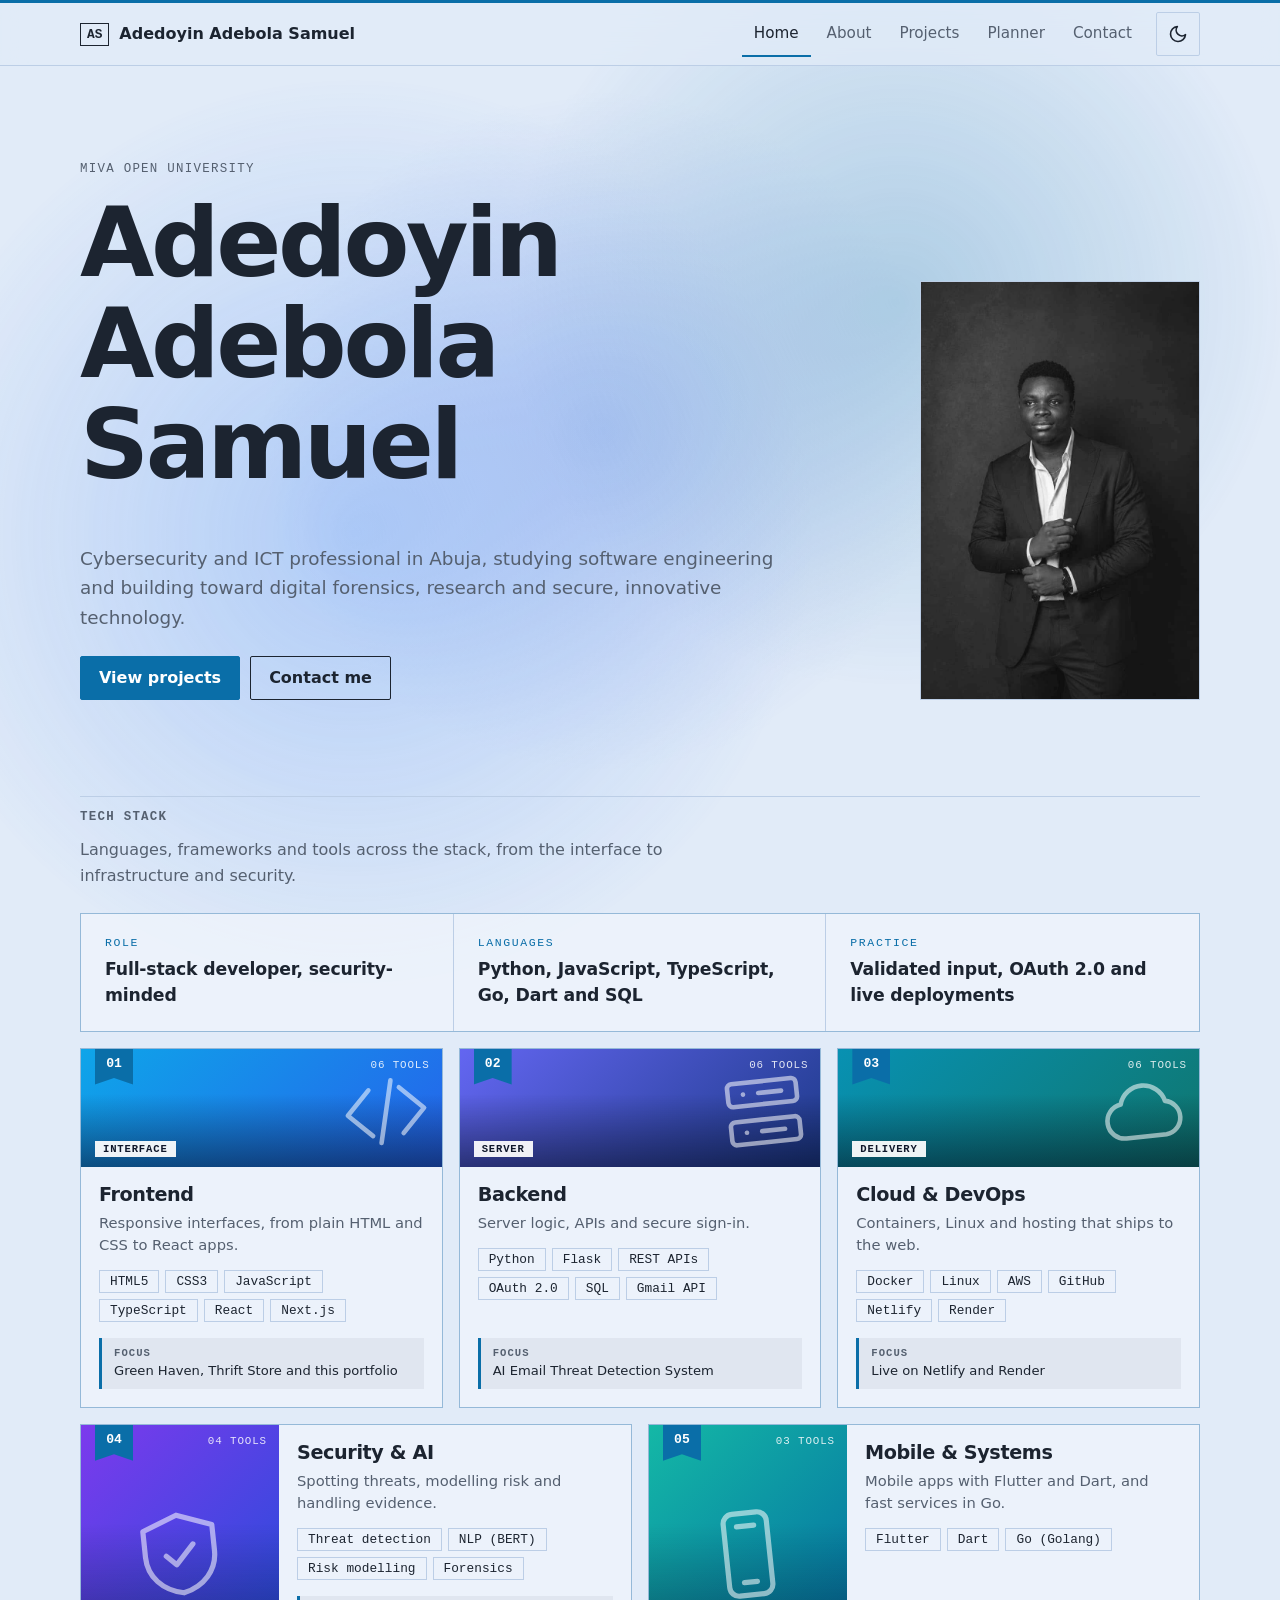
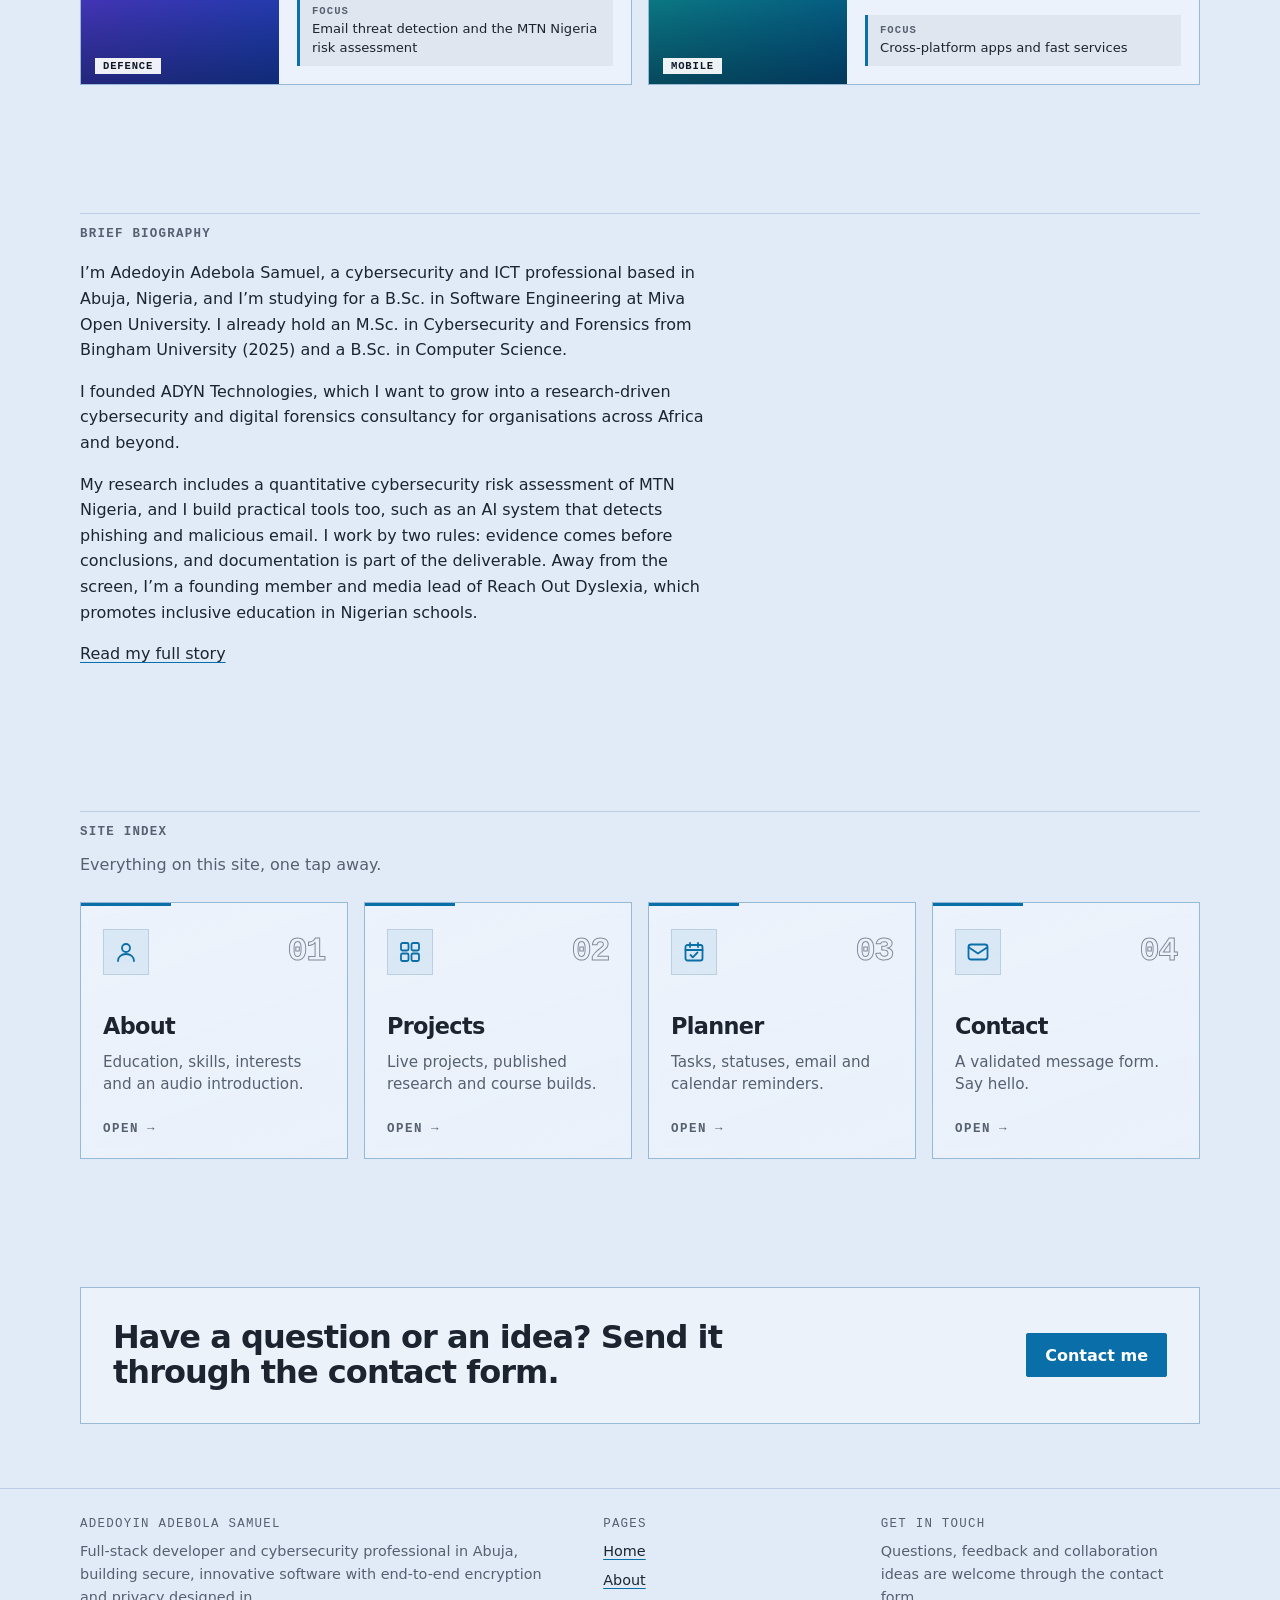
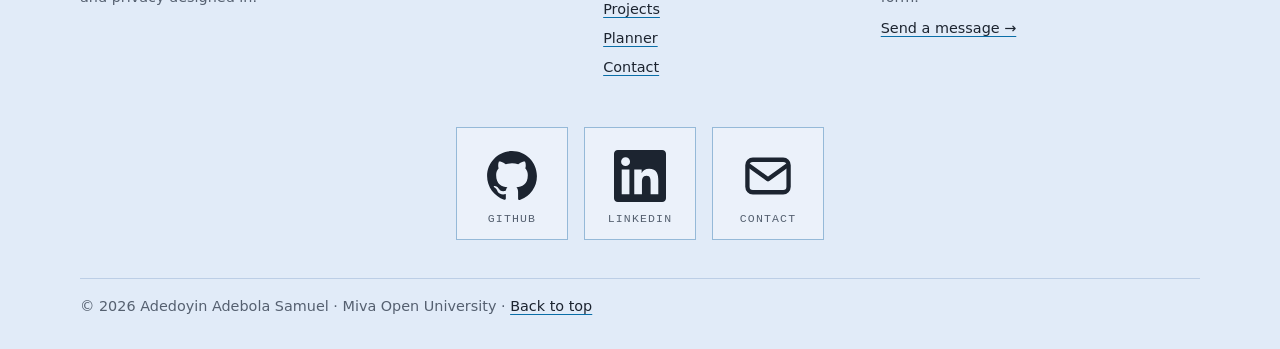
<file: index.html>
<!DOCTYPE html>
<html lang="en">
<head>
<meta charset="utf-8">
<meta name="viewport" content="width=device-width, initial-scale=1">
<title>Adedoyin Adebola Samuel | Student Portfolio</title>
<meta name="description" content="Portfolio of Adedoyin Adebola Samuel: cybersecurity, software engineering and research, with a working academic planner.">
<meta property="og:title" content="Adedoyin Adebola Samuel | Student Portfolio">
<meta name="author" content="Adedoyin Adebola Samuel">
<meta property="og:type" content="website">
<meta property="og:description" content="Portfolio of Adedoyin Adebola Samuel: cybersecurity, software engineering and research, with a working academic planner.">
<meta name="theme-color" content="#0a1222">
<link rel="icon" href="assets/images/favicon.svg" type="image/svg+xml">
<link rel="stylesheet" href="css/styles.css">
<script>document.documentElement.classList.add("js")</script>
<script src="js/main.js" defer></script>
</head>
<body id="top">
<a class="skip" href="#main">Skip to content</a>
<header class="hd"><div class="wrap bar">
<a class="brand" href="index.html"><span class="logo" aria-hidden="true">AS</span><span>Adedoyin Adebola Samuel</span></a>
<button id="menu" class="btn ghost menu" type="button" aria-expanded="false" aria-controls="nav">Menu</button>
<nav id="nav" aria-label="Main"><ul><li><a href="index.html" aria-current="page">Home</a></li><li><a href="about.html">About</a></li><li><a href="projects.html">Projects</a></li><li><a href="planner.html">Planner</a></li><li><a href="contact.html">Contact</a></li></ul></nav>
<button id="theme" class="btn ghost" type="button">Light mode</button>
</div></header>
<main id="main">
<section class="hero wrap">
<div><p class="kicker">Miva Open University</p>
<h1>Adedoyin Adebola Samuel</h1>
<p class="lead">Cybersecurity and ICT professional in Abuja, studying software engineering and building toward digital forensics, research and secure, innovative technology.</p>
<div class="row"><a class="btn pri" href="projects.html">View projects</a><a class="btn" href="contact.html">Contact me</a></div></div>
<figure class="frame"><img src="assets/images/portrait.jpeg" width="720" height="1080" alt="Portrait of Adedoyin Adebola Samuel"></figure>
</section>
<section class="s wrap"><h2>Tech stack</h2><p class="sec-sub">Languages, frameworks and tools across the stack, from the interface to infrastructure and security.</p>
<dl class="strip">
<div><dt>Role</dt><dd>Full-stack developer, security-minded</dd></div>
<div><dt>Languages</dt><dd>Python, JavaScript, TypeScript, Go, Dart and SQL</dd></div>
<div><dt>Practice</dt><dd>Validated input, OAuth 2.0 and live deployments</dd></div>
</dl>
<div class="stack">
<article class="tc c1"><div class="tb"><span class="rb">01</span><span class="ct">06 tools</span><svg class="gl" viewBox="0 0 24 24" aria-hidden="true" focusable="false"><path d="M8 6l-6 6 6 6M16 6l6 6-6 6M14 4l-4 16"/></svg><span class="tg">Interface</span></div><div class="tbd"><h3>Frontend</h3><p>Responsive interfaces, from plain HTML and CSS to React apps.</p><ul><li>HTML5</li><li>CSS3</li><li>JavaScript</li><li>TypeScript</li><li>React</li><li>Next.js</li></ul><p class="fx"><b>Focus</b>Green Haven, Thrift Store and this portfolio</p></div></article>
<article class="tc c2"><div class="tb"><span class="rb">02</span><span class="ct">06 tools</span><svg class="gl" viewBox="0 0 24 24" aria-hidden="true" focusable="false"><rect x="3" y="4" width="18" height="6" rx="1.2"/><rect x="3" y="14" width="18" height="6" rx="1.2"/><path d="M7 7h.01M7 17h.01M11 7h6M11 17h6"/></svg><span class="tg">Server</span></div><div class="tbd"><h3>Backend</h3><p>Server logic, APIs and secure sign-in.</p><ul><li>Python</li><li>Flask</li><li>REST APIs</li><li>OAuth 2.0</li><li>SQL</li><li>Gmail API</li></ul><p class="fx"><b>Focus</b>AI Email Threat Detection System</p></div></article>
<article class="tc c3"><div class="tb"><span class="rb">03</span><span class="ct">06 tools</span><svg class="gl" viewBox="0 0 24 24" aria-hidden="true" focusable="false"><path d="M7 18.5a4.5 4.5 0 0 1-.6-8.96A6 6 0 0 1 18 9.8a4.4 4.4 0 0 1-.5 8.7z"/></svg><span class="tg">Delivery</span></div><div class="tbd"><h3>Cloud &amp; DevOps</h3><p>Containers, Linux and hosting that ships to the web.</p><ul><li>Docker</li><li>Linux</li><li>AWS</li><li>GitHub</li><li>Netlify</li><li>Render</li></ul><p class="fx"><b>Focus</b>Live on Netlify and Render</p></div></article>
<article class="tc c4"><div class="tb"><span class="rb">04</span><span class="ct">04 tools</span><svg class="gl" viewBox="0 0 24 24" aria-hidden="true" focusable="false"><path d="M12 3l8 3v6c0 4.5-3.2 8-8 9-4.8-1-8-4.5-8-9V6z"/><path d="M8.8 12.2l2.2 2.2 4.2-4.4"/></svg><span class="tg">Defence</span></div><div class="tbd"><h3>Security &amp; AI</h3><p>Spotting threats, modelling risk and handling evidence.</p><ul><li>Threat detection</li><li>NLP (BERT)</li><li>Risk modelling</li><li>Forensics</li></ul><p class="fx"><b>Focus</b>Email threat detection and the MTN Nigeria risk assessment</p></div></article>
<article class="tc c5"><div class="tb"><span class="rb">05</span><span class="ct">03 tools</span><svg class="gl" viewBox="0 0 24 24" aria-hidden="true" focusable="false"><rect x="7" y="2.5" width="10" height="19" rx="2.2"/><path d="M10.5 18.5h3M10 5.5h4"/></svg><span class="tg">Mobile</span></div><div class="tbd"><h3>Mobile &amp; Systems</h3><p>Mobile apps with Flutter and Dart, and fast services in Go.</p><ul><li>Flutter</li><li>Dart</li><li>Go (Golang)</li></ul><p class="fx"><b>Focus</b>Cross-platform apps and fast services</p></div></article>
</div></section>
<section class="s wrap"><h2>Brief biography</h2>
<p>I’m Adedoyin Adebola Samuel, a cybersecurity and ICT professional based in Abuja, Nigeria, and I’m studying for a B.Sc. in Software Engineering at Miva Open University. I already hold an M.Sc. in Cybersecurity and Forensics from Bingham University (2025) and a B.Sc. in Computer Science.</p>
<p>I founded ADYN Technologies, which I want to grow into a research-driven cybersecurity and digital forensics consultancy for organisations across Africa and beyond.</p>
<p>My research includes a quantitative cybersecurity risk assessment of MTN Nigeria, and I build practical tools too, such as an AI system that detects phishing and malicious email. I work by two rules: evidence comes before conclusions, and documentation is part of the deliverable. Away from the screen, I’m a founding member and media lead of Reach Out Dyslexia, which promotes inclusive education in Nigerian schools.</p>
<p><a href="about.html">Read my full story</a></p></section>
<section class="s wrap"><h2>Site index</h2><p class="sec-sub">Everything on this site, one tap away.</p>
<div class="sxg">
<a class="sx" href="about.html"><span class="sx-top"><span class="sx-ic"><svg viewBox="0 0 24 24" aria-hidden="true" focusable="false"><circle cx="12" cy="8" r="4"/><path d="M4 21c0-4.4 3.6-7 8-7s8 2.6 8 7"/></svg></span><span class="sx-n">01</span></span><b>About</b><em>Education, skills, interests and an audio introduction.</em><span class="sx-go" aria-hidden="true">Open <i>→</i></span></a>
<a class="sx" href="projects.html"><span class="sx-top"><span class="sx-ic"><svg viewBox="0 0 24 24" aria-hidden="true" focusable="false"><rect x="3" y="3" width="7.5" height="7.5" rx="1.5"/><rect x="13.5" y="3" width="7.5" height="7.5" rx="1.5"/><rect x="3" y="13.5" width="7.5" height="7.5" rx="1.5"/><rect x="13.5" y="13.5" width="7.5" height="7.5" rx="1.5"/></svg></span><span class="sx-n">02</span></span><b>Projects</b><em>Live projects, published research and course builds.</em><span class="sx-go" aria-hidden="true">Open <i>→</i></span></a>
<a class="sx" href="planner.html"><span class="sx-top"><span class="sx-ic"><svg viewBox="0 0 24 24" aria-hidden="true" focusable="false"><rect x="3.5" y="5" width="17" height="15.5" rx="2"/><path d="M3.5 10h17M8 3v4M16 3v4M8.5 15l2.3 2.3 4.7-4.8"/></svg></span><span class="sx-n">03</span></span><b>Planner</b><em>Tasks, statuses, email and calendar reminders.</em><span class="sx-go" aria-hidden="true">Open <i>→</i></span></a>
<a class="sx" href="contact.html"><span class="sx-top"><span class="sx-ic"><svg viewBox="0 0 24 24" aria-hidden="true" focusable="false"><rect x="2.5" y="4.5" width="19" height="15" rx="2.5"/><path d="M3 7.5l9 6 9-6"/></svg></span><span class="sx-n">04</span></span><b>Contact</b><em>A validated message form. Say hello.</em><span class="sx-go" aria-hidden="true">Open <i>→</i></span></a>
</div></section>
<section class="s wrap"><div class="cta"><p class="big">Have a question or an idea? Send it through the contact form.</p><a class="btn pri" href="contact.html">Contact me</a></div></section>
</main>
<footer class="ft"><div class="wrap ftg">
<div><p class="kicker">Adedoyin Adebola Samuel</p><p>Full-stack developer and cybersecurity professional in Abuja, building secure, innovative software with end-to-end encryption and privacy designed in.</p></div>
<div><p class="kicker">Pages</p><ul><li><a href="index.html">Home</a></li><li><a href="about.html">About</a></li><li><a href="projects.html">Projects</a></li><li><a href="planner.html">Planner</a></li><li><a href="contact.html">Contact</a></li></ul></div>
<div><p class="kicker">Get in touch</p><p>Questions, feedback and collaboration ideas are welcome through the contact form.</p><a href="contact.html">Send a message →</a></div>
<nav class="social" aria-label="Social links"><a href="https://github.com/DEDOYIN567" target="_blank" rel="noopener noreferrer" aria-label="GitHub" title="GitHub"><svg viewBox="0 0 24 24" aria-hidden="true" focusable="false"><path fill="currentColor" d="M12 .5C5.65.5.5 5.65.5 12c0 5.08 3.29 9.39 7.86 10.91.58.1.79-.25.79-.56v-2c-3.2.7-3.87-1.37-3.87-1.37-.52-1.33-1.28-1.69-1.28-1.69-1.04-.71.08-.7.08-.7 1.15.08 1.76 1.18 1.76 1.18 1.03 1.76 2.69 1.25 3.35.96.1-.74.4-1.25.73-1.54-2.55-.29-5.24-1.28-5.24-5.69 0-1.26.45-2.28 1.18-3.09-.12-.29-.51-1.46.11-3.05 0 0 .96-.31 3.15 1.18a10.9 10.9 0 0 1 5.74 0c2.19-1.49 3.15-1.18 3.15-1.18.62 1.59.23 2.76.11 3.05.74.81 1.18 1.83 1.18 3.09 0 4.42-2.7 5.4-5.27 5.68.41.36.78 1.06.78 2.14v3.17c0 .31.21.67.8.56A11.5 11.5 0 0 0 23.5 12C23.5 5.65 18.35.5 12 .5z"/></svg><span>GitHub</span></a><a href="https://linkedin.com/in/adedoyin-adebola" target="_blank" rel="noopener noreferrer" aria-label="LinkedIn" title="LinkedIn"><svg viewBox="0 0 24 24" aria-hidden="true" focusable="false"><path fill="currentColor" d="M20.45 20.45h-3.56v-5.57c0-1.33-.03-3.04-1.85-3.04-1.86 0-2.14 1.45-2.14 2.94v5.67H9.35V9h3.41v1.56h.05c.48-.9 1.64-1.85 3.37-1.85 3.6 0 4.27 2.37 4.27 5.46v6.28zM5.34 7.43a2.06 2.06 0 1 1 0-4.12 2.06 2.06 0 0 1 0 4.12zM7.12 20.45H3.56V9h3.56v11.45zM22.22 0H1.77C.79 0 0 .77 0 1.73v20.54C0 23.23.79 24 1.77 24h20.45c.98 0 1.78-.77 1.78-1.73V1.73C24 .77 23.2 0 22.22 0z"/></svg><span>LinkedIn</span></a><a href="contact.html" aria-label="Contact" title="Contact"><svg viewBox="0 0 24 24" aria-hidden="true" focusable="false"><rect x="2.5" y="4.5" width="19" height="15" rx="2.5" fill="none" stroke="currentColor" stroke-width="2"/><path d="M3 7l9 6.5L21 7" fill="none" stroke="currentColor" stroke-width="2" stroke-linejoin="round"/></svg><span>Contact</span></a></nav>
<p class="fine">© <span id="yr">2026</span> Adedoyin Adebola Samuel · Miva Open University · <a href="#top">Back to top</a></p>
</div></footer>
<a id="to-top" class="btn" href="#top" aria-label="Back to top" hidden>↑</a>
</body>
</html>
</file>
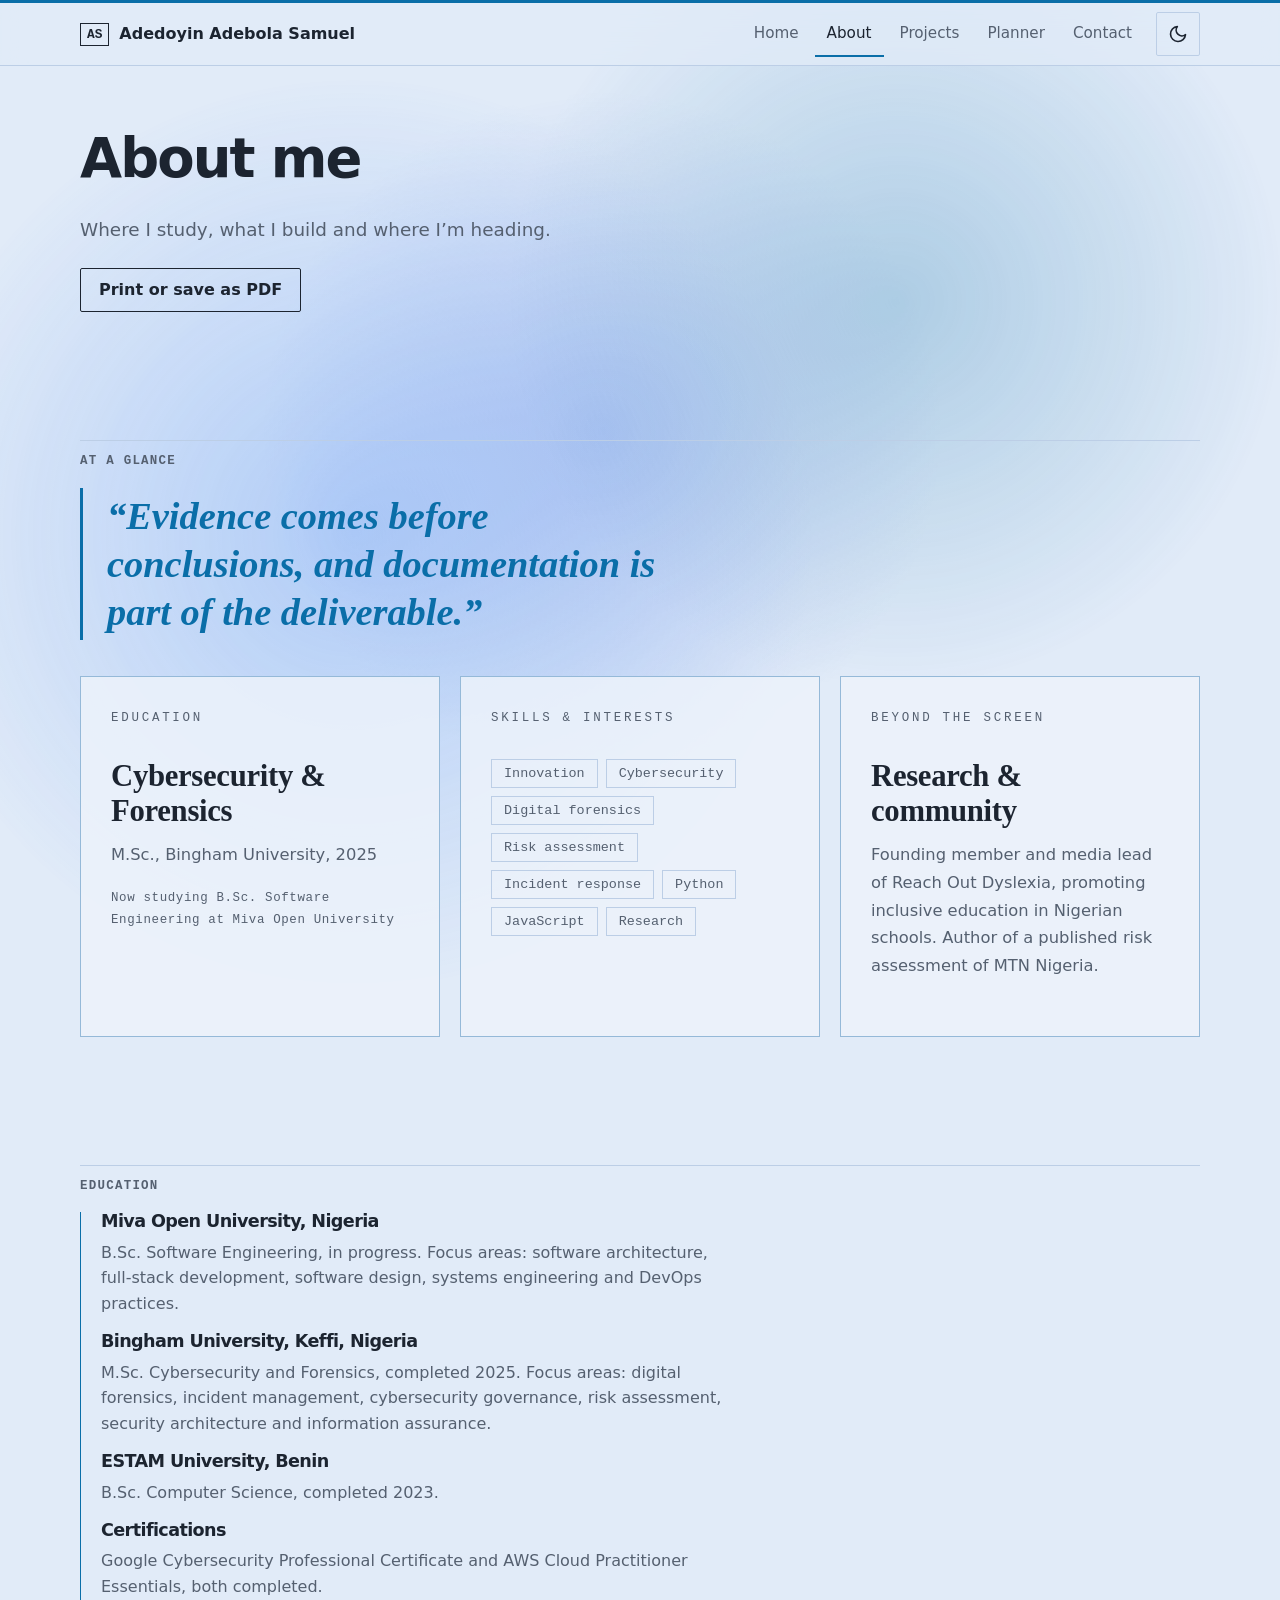
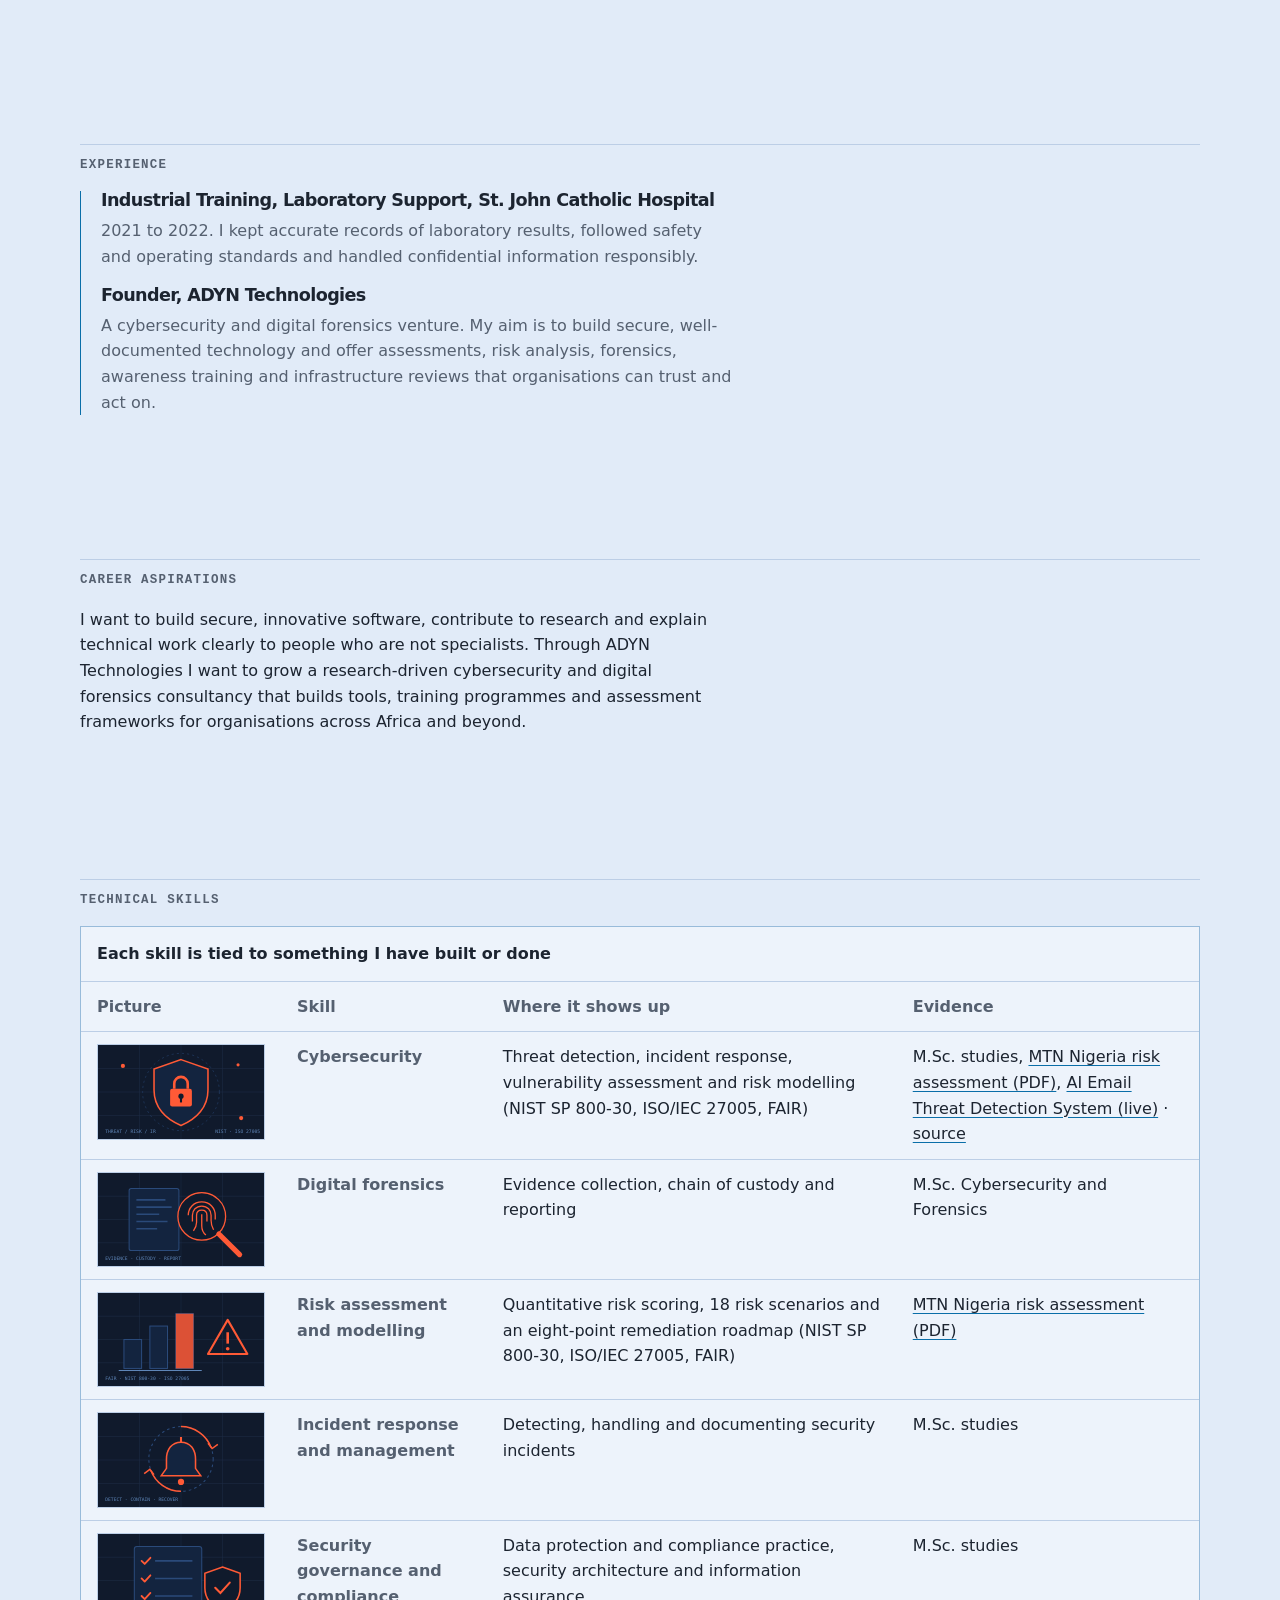
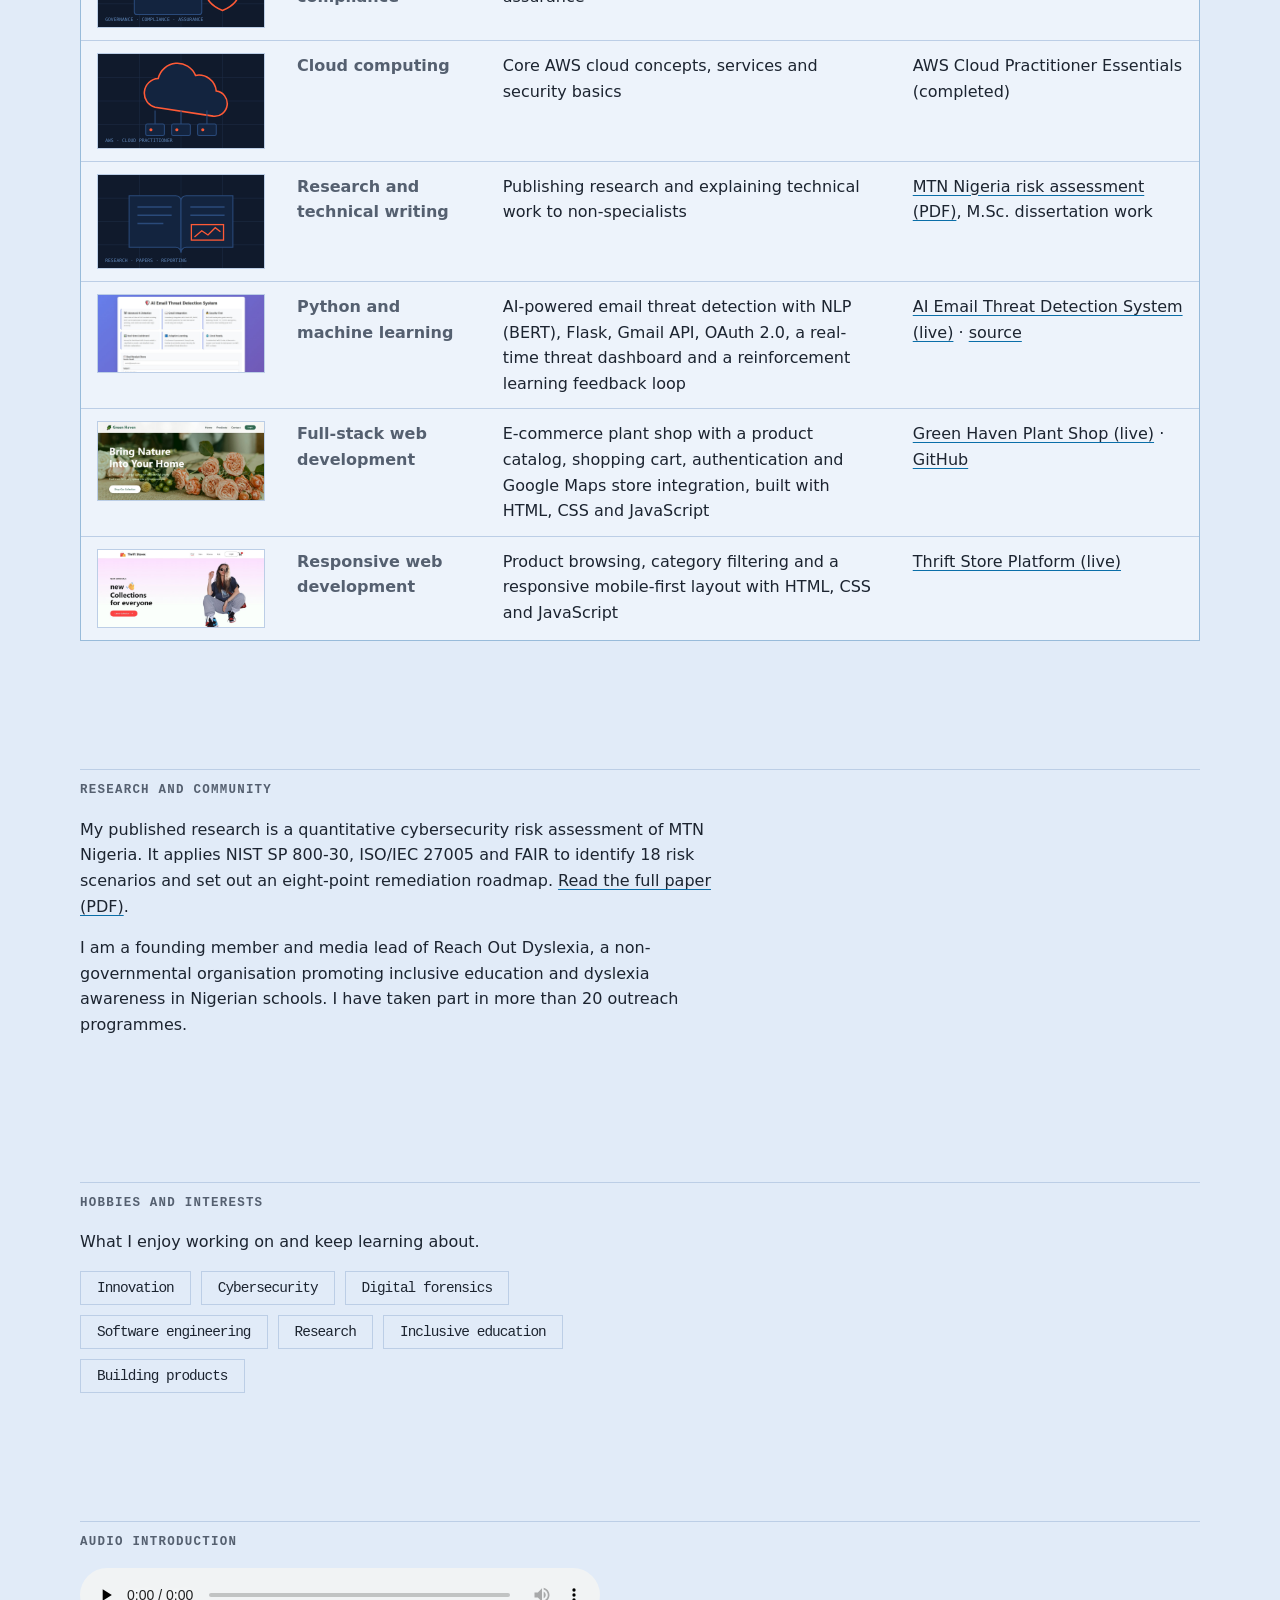
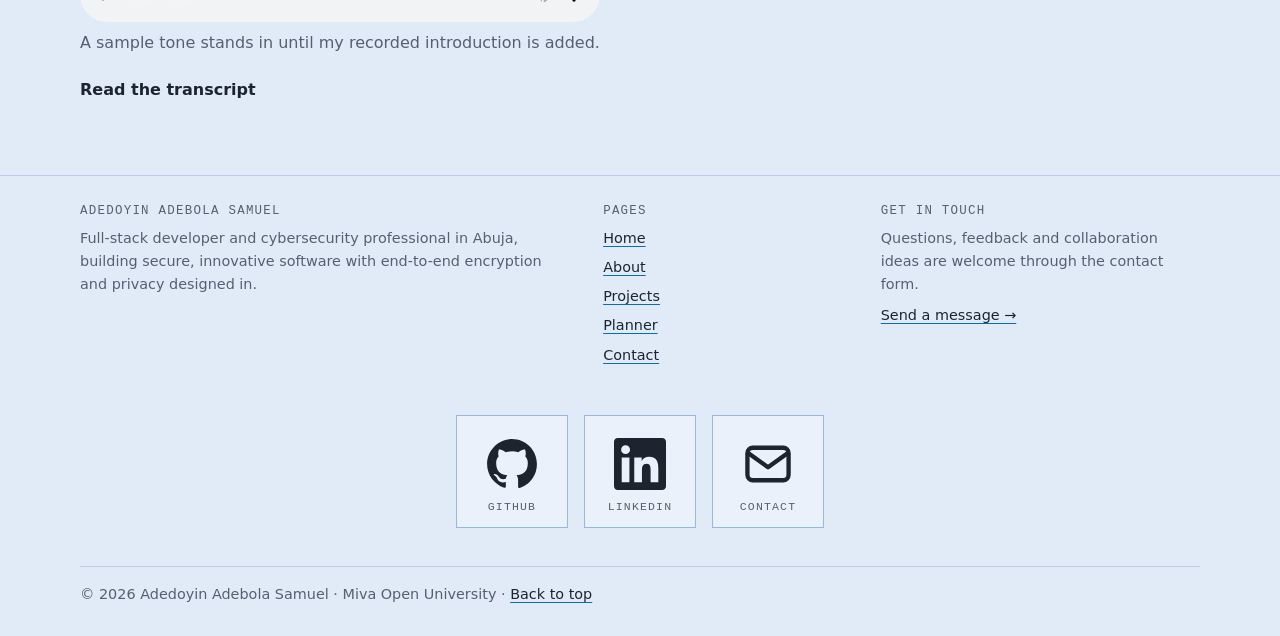
<file: about.html>
<!DOCTYPE html>
<html lang="en">
<head>
<meta charset="utf-8">
<meta name="viewport" content="width=device-width, initial-scale=1">
<title>About | Adedoyin Adebola Samuel</title>
<meta name="description" content="Education, experience, career aspirations, technical skills and interests of Adedoyin Adebola Samuel.">
<meta property="og:title" content="About | Adedoyin Adebola Samuel">
<meta property="og:description" content="Education, experience, career aspirations, technical skills and interests of Adedoyin Adebola Samuel.">
<meta name="theme-color" content="#0a1222">
<link rel="icon" href="assets/images/favicon.svg" type="image/svg+xml">
<link rel="stylesheet" href="css/styles.css">
<script>document.documentElement.classList.add("js")</script>
<script src="js/main.js" defer></script>
</head>
<body id="top">
<a class="skip" href="#main">Skip to content</a>
<header class="hd"><div class="wrap bar">
<a class="brand" href="index.html"><span class="logo" aria-hidden="true">AS</span><span>Adedoyin Adebola Samuel</span></a>
<button id="menu" class="btn ghost menu" type="button" aria-expanded="false" aria-controls="nav">Menu</button>
<nav id="nav" aria-label="Main"><ul><li><a href="index.html">Home</a></li><li><a href="about.html" aria-current="page">About</a></li><li><a href="projects.html">Projects</a></li><li><a href="planner.html">Planner</a></li><li><a href="contact.html">Contact</a></li></ul></nav>
<button id="theme" class="btn ghost" type="button">Light mode</button>
</div></header>
<main id="main">
<section class="s wrap"><h1>About me</h1><p class="lead">Where I study, what I build and where I’m heading.</p><div class="row noprint"><button class="btn" type="button" data-print>Print or save as PDF</button></div></section>
<section class="s wrap"><h2>At a glance</h2>
<blockquote class="quote"><p>&ldquo;Evidence comes before conclusions, and documentation is part of the deliverable.&rdquo;</p></blockquote>
<div class="trio">
<article class="pl"><p class="eb">Education</p><h3>Cybersecurity &amp; Forensics</h3><p class="sub">M.Sc., Bingham University, 2025</p><p class="mono">Now studying B.Sc. Software Engineering at Miva Open University</p></article>
<article class="pl"><p class="eb">Skills &amp; interests</p><ul class="pills"><li>Innovation</li><li>Cybersecurity</li><li>Digital forensics</li><li>Risk assessment</li><li>Incident response</li><li>Python</li><li>JavaScript</li><li>Research</li></ul></article>
<article class="pl"><p class="eb">Beyond the screen</p><h3>Research &amp; community</h3><p class="sub">Founding member and media lead of Reach Out Dyslexia, promoting inclusive education in Nigerian schools. Author of a published risk assessment of MTN Nigeria.</p></article>
</div></section>
<section class="s wrap"><h2>Education</h2><div class="tl"><h3>Miva Open University, Nigeria</h3><p class="mu">B.Sc. Software Engineering, in progress. Focus areas: software architecture, full-stack development, software design, systems engineering and DevOps practices.</p><h3>Bingham University, Keffi, Nigeria</h3><p class="mu">M.Sc. Cybersecurity and Forensics, completed 2025. Focus areas: digital forensics, incident management, cybersecurity governance, risk assessment, security architecture and information assurance.</p><h3>ESTAM University, Benin</h3><p class="mu">B.Sc. Computer Science, completed 2023.</p><h3>Certifications</h3><p class="mu">Google Cybersecurity Professional Certificate and AWS Cloud Practitioner Essentials, both completed.</p></div></section>
<section class="s wrap"><h2>Experience</h2><div class="tl"><h3>Industrial Training, Laboratory Support, St. John Catholic Hospital</h3><p class="mu">2021 to 2022. I kept accurate records of laboratory results, followed safety and operating standards and handled confidential information responsibly.</p><h3>Founder, ADYN Technologies</h3><p class="mu">A cybersecurity and digital forensics venture. My aim is to build secure, well-documented technology and offer assessments, risk analysis, forensics, awareness training and infrastructure reviews that organisations can trust and act on.</p></div></section>
<section class="s wrap"><h2>Career aspirations</h2><p>I want to build secure, innovative software, contribute to research and explain technical work clearly to people who are not specialists. Through ADYN Technologies I want to grow a research-driven cybersecurity and digital forensics consultancy that builds tools, training programmes and assessment frameworks for organisations across Africa and beyond.</p></section>
<section class="s wrap"><h2>Technical skills</h2><div class="tw"><table>
<caption>Each skill is tied to something I have built or done</caption>
<thead><tr><th scope="col">Picture</th><th scope="col">Skill</th><th scope="col">Where it shows up</th><th scope="col">Evidence</th></tr></thead>
<tbody>
<tr><td class="sk"><img src="assets/images/skills/cybersecurity.svg" alt="Shield with padlock representing cybersecurity" width="320" height="180" loading="lazy"></td><th scope="row">Cybersecurity</th><td>Threat detection, incident response, vulnerability assessment and risk modelling (NIST SP 800-30, ISO/IEC 27005, FAIR)</td><td>M.Sc. studies, <a href="https://adedoyin-adebola.vercel.app/files/MTN_Nigeria_Cybersecurity_Risk_Assessment.pdf">MTN Nigeria risk assessment (PDF)</a>, <a href="https://email-threat-detector.onrender.com/">AI Email Threat Detection System (live)</a> · <a href="https://github.com/DEDOYIN567/email-threat-detector">source</a></td></tr>
<tr><td class="sk"><img src="assets/images/skills/forensics.svg" alt="Magnifying glass over a file and fingerprint representing digital forensics" width="320" height="180" loading="lazy"></td><th scope="row">Digital forensics</th><td>Evidence collection, chain of custody and reporting</td><td>M.Sc. Cybersecurity and Forensics</td></tr>
<tr><td class="sk"><img src="assets/images/skills/risk.svg" alt="Risk chart with bars and a warning triangle" width="320" height="180" loading="lazy"></td><th scope="row">Risk assessment and modelling</th><td>Quantitative risk scoring, 18 risk scenarios and an eight-point remediation roadmap (NIST SP 800-30, ISO/IEC 27005, FAIR)</td><td><a href="https://adedoyin-adebola.vercel.app/files/MTN_Nigeria_Cybersecurity_Risk_Assessment.pdf">MTN Nigeria risk assessment (PDF)</a></td></tr>
<tr><td class="sk"><img src="assets/images/skills/incident.svg" alt="Alert bell and response cycle arrows representing incident response" width="320" height="180" loading="lazy"></td><th scope="row">Incident response and management</th><td>Detecting, handling and documenting security incidents</td><td>M.Sc. studies</td></tr>
<tr><td class="sk"><img src="assets/images/skills/governance.svg" alt="Compliance checklist with ticks and a shield" width="320" height="180" loading="lazy"></td><th scope="row">Security governance and compliance</th><td>Data protection and compliance practice, security architecture and information assurance</td><td>M.Sc. studies</td></tr>
<tr><td class="sk"><img src="assets/images/skills/cloud.svg" alt="Cloud connected to servers representing cloud computing" width="320" height="180" loading="lazy"></td><th scope="row">Cloud computing</th><td>Core AWS cloud concepts, services and security basics</td><td>AWS Cloud Practitioner Essentials (completed)</td></tr>
<tr><td class="sk"><img src="assets/images/skills/research.svg" alt="Open research paper representing research and technical writing" width="320" height="180" loading="lazy"></td><th scope="row">Research and technical writing</th><td>Publishing research and explaining technical work to non-specialists</td><td><a href="https://adedoyin-adebola.vercel.app/files/MTN_Nigeria_Cybersecurity_Risk_Assessment.pdf">MTN Nigeria risk assessment (PDF)</a>, M.Sc. dissertation work</td></tr>
<tr><td class="sk"><img src="assets/images/skills/email-detector.jpg" alt="Screenshot of the live AI Email Threat Detection System" width="320" height="148" loading="lazy"></td><th scope="row">Python and machine learning</th><td>AI-powered email threat detection with NLP (BERT), Flask, Gmail API, OAuth 2.0, a real-time threat dashboard and a reinforcement learning feedback loop</td><td><a href="https://email-threat-detector.onrender.com/">AI Email Threat Detection System (live)</a> · <a href="https://github.com/DEDOYIN567/email-threat-detector">source</a></td></tr>
<tr><td class="sk"><img src="assets/images/skills/green-haven.jpg" alt="Green Haven Plant Shop home page with the headline Bring Nature Into Your Home" width="960" height="445" loading="lazy"></td><th scope="row">Full-stack web development</th><td>E-commerce plant shop with a product catalog, shopping cart, authentication and Google Maps store integration, built with HTML, CSS and JavaScript</td><td><a href="https://greenhavenco.netlify.app/">Green Haven Plant Shop (live)</a> · <a href="https://github.com/DEDOYIN567">GitHub</a></td></tr>
<tr><td class="sk"><img src="assets/images/skills/thrift-store.jpg" alt="Thrift Stores home page with the headline new Collections for everyone" width="960" height="445" loading="lazy"></td><th scope="row">Responsive web development</th><td>Product browsing, category filtering and a responsive mobile-first layout with HTML, CSS and JavaScript</td><td><a href="https://thriftstor.netlify.app/#/">Thrift Store Platform (live)</a></td></tr>
</tbody></table></div></section>
<section class="s wrap"><h2>Research and community</h2><p>My published research is a quantitative cybersecurity risk assessment of MTN Nigeria. It applies NIST SP 800-30, ISO/IEC 27005 and FAIR to identify 18 risk scenarios and set out an eight-point remediation roadmap. <a href="https://adedoyin-adebola.vercel.app/files/MTN_Nigeria_Cybersecurity_Risk_Assessment.pdf">Read the full paper (PDF)</a>.</p><p>I am a founding member and media lead of Reach Out Dyslexia, a non-governmental organisation promoting inclusive education and dyslexia awareness in Nigerian schools. I have taken part in more than 20 outreach programmes.</p></section>
<section class="s wrap"><h2>Hobbies and interests</h2><p>What I enjoy working on and keep learning about.</p>
<ul class="pills big"><li>Innovation</li><li>Cybersecurity</li><li>Digital forensics</li><li>Software engineering</li><li>Research</li><li>Inclusive education</li><li>Building products</li></ul></section>
<section class="s wrap"><h2>Audio introduction</h2>
<figure style="margin:0"><audio controls preload="none" src="assets/audio/intro.wav">Your browser does not support audio. Please read the transcript below.</audio>
<figcaption class="mu">A sample tone stands in until my recorded introduction is added.</figcaption></figure>
<details><summary>Read the transcript</summary><p>Hello, I’m Adedoyin, a student at Miva Open University. I’m interested in cybersecurity, software engineering and research. This portfolio shows what I’m learning and building.</p></details></section>
</main>
<footer class="ft"><div class="wrap ftg">
<div><p class="kicker">Adedoyin Adebola Samuel</p><p>Full-stack developer and cybersecurity professional in Abuja, building secure, innovative software with end-to-end encryption and privacy designed in.</p></div>
<div><p class="kicker">Pages</p><ul><li><a href="index.html">Home</a></li><li><a href="about.html">About</a></li><li><a href="projects.html">Projects</a></li><li><a href="planner.html">Planner</a></li><li><a href="contact.html">Contact</a></li></ul></div>
<div><p class="kicker">Get in touch</p><p>Questions, feedback and collaboration ideas are welcome through the contact form.</p><a href="contact.html">Send a message →</a></div>
<nav class="social" aria-label="Social links"><a href="https://github.com/DEDOYIN567" target="_blank" rel="noopener noreferrer" aria-label="GitHub" title="GitHub"><svg viewBox="0 0 24 24" aria-hidden="true" focusable="false"><path fill="currentColor" d="M12 .5C5.65.5.5 5.65.5 12c0 5.08 3.29 9.39 7.86 10.91.58.1.79-.25.79-.56v-2c-3.2.7-3.87-1.37-3.87-1.37-.52-1.33-1.28-1.69-1.28-1.69-1.04-.71.08-.7.08-.7 1.15.08 1.76 1.18 1.76 1.18 1.03 1.76 2.69 1.25 3.35.96.1-.74.4-1.25.73-1.54-2.55-.29-5.24-1.28-5.24-5.69 0-1.26.45-2.28 1.18-3.09-.12-.29-.51-1.46.11-3.05 0 0 .96-.31 3.15 1.18a10.9 10.9 0 0 1 5.74 0c2.19-1.49 3.15-1.18 3.15-1.18.62 1.59.23 2.76.11 3.05.74.81 1.18 1.83 1.18 3.09 0 4.42-2.7 5.4-5.27 5.68.41.36.78 1.06.78 2.14v3.17c0 .31.21.67.8.56A11.5 11.5 0 0 0 23.5 12C23.5 5.65 18.35.5 12 .5z"/></svg><span>GitHub</span></a><a href="https://linkedin.com/in/adedoyin-adebola" target="_blank" rel="noopener noreferrer" aria-label="LinkedIn" title="LinkedIn"><svg viewBox="0 0 24 24" aria-hidden="true" focusable="false"><path fill="currentColor" d="M20.45 20.45h-3.56v-5.57c0-1.33-.03-3.04-1.85-3.04-1.86 0-2.14 1.45-2.14 2.94v5.67H9.35V9h3.41v1.56h.05c.48-.9 1.64-1.85 3.37-1.85 3.6 0 4.27 2.37 4.27 5.46v6.28zM5.34 7.43a2.06 2.06 0 1 1 0-4.12 2.06 2.06 0 0 1 0 4.12zM7.12 20.45H3.56V9h3.56v11.45zM22.22 0H1.77C.79 0 0 .77 0 1.73v20.54C0 23.23.79 24 1.77 24h20.45c.98 0 1.78-.77 1.78-1.73V1.73C24 .77 23.2 0 22.22 0z"/></svg><span>LinkedIn</span></a><a href="contact.html" aria-label="Contact" title="Contact"><svg viewBox="0 0 24 24" aria-hidden="true" focusable="false"><rect x="2.5" y="4.5" width="19" height="15" rx="2.5" fill="none" stroke="currentColor" stroke-width="2"/><path d="M3 7l9 6.5L21 7" fill="none" stroke="currentColor" stroke-width="2" stroke-linejoin="round"/></svg><span>Contact</span></a></nav>
<p class="fine">© <span id="yr">2026</span> Adedoyin Adebola Samuel · Miva Open University · <a href="#top">Back to top</a></p>
</div></footer>
<a id="to-top" class="btn" href="#top" aria-label="Back to top" hidden>↑</a>
</body>
</html>
</file>
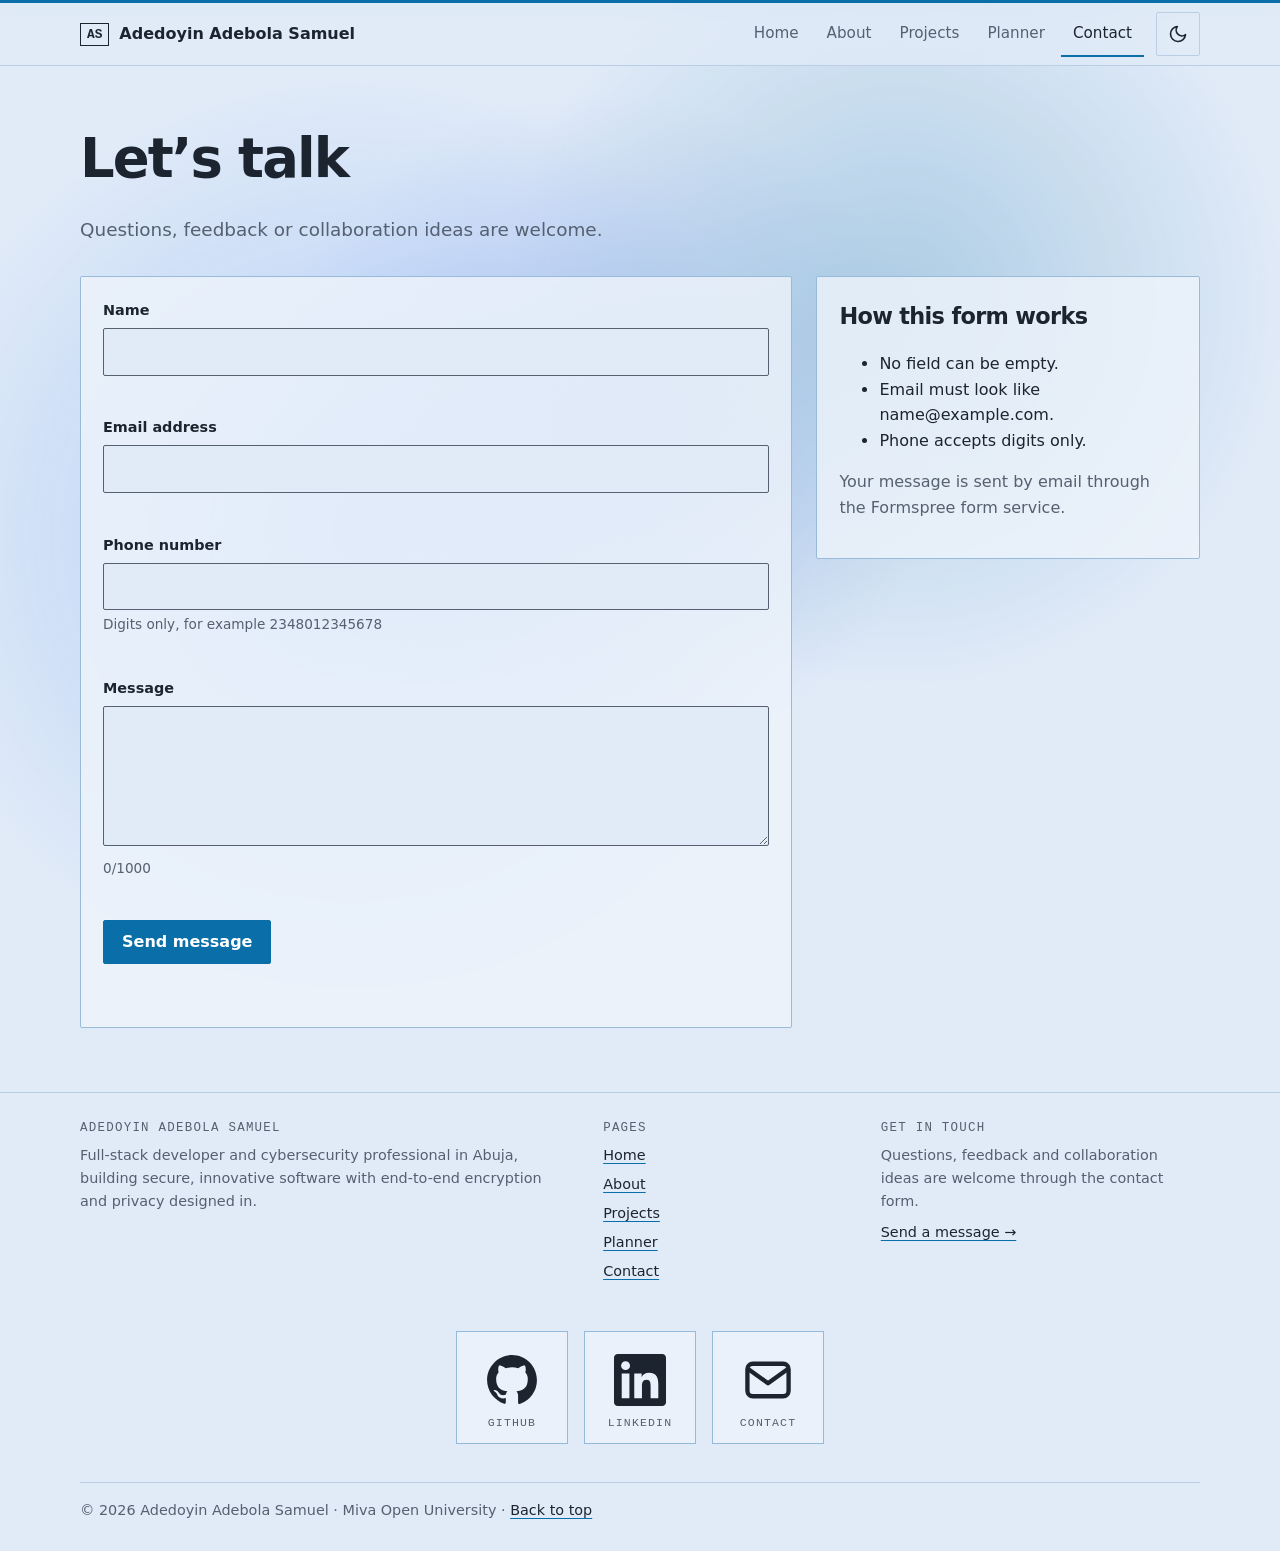
<file: contact.html>
<!DOCTYPE html>
<html lang="en">
<head>
<meta charset="utf-8">
<meta name="viewport" content="width=device-width, initial-scale=1">
<title>Contact | Adedoyin Adebola Samuel</title>
<meta name="description" content="Send Adedoyin Adebola Samuel a message. The form checks every field before it accepts your details.">
<meta property="og:title" content="Contact | Adedoyin Adebola Samuel">
<meta property="og:description" content="Send Adedoyin Adebola Samuel a message. The form checks every field before it accepts your details.">
<meta name="theme-color" content="#0a1222">
<link rel="icon" href="assets/images/favicon.svg" type="image/svg+xml">
<link rel="stylesheet" href="css/styles.css">
<script>document.documentElement.classList.add("js")</script>
<script src="js/main.js" defer></script>
<script src="js/contact.js" defer></script>
</head>
<body id="top">
<a class="skip" href="#main">Skip to content</a>
<header class="hd"><div class="wrap bar">
<a class="brand" href="index.html"><span class="logo" aria-hidden="true">AS</span><span>Adedoyin Adebola Samuel</span></a>
<button id="menu" class="btn ghost menu" type="button" aria-expanded="false" aria-controls="nav">Menu</button>
<nav id="nav" aria-label="Main"><ul><li><a href="index.html">Home</a></li><li><a href="about.html">About</a></li><li><a href="projects.html">Projects</a></li><li><a href="planner.html">Planner</a></li><li><a href="contact.html" aria-current="page">Contact</a></li></ul></nav>
<button id="theme" class="btn ghost" type="button">Light mode</button>
</div></header>
<main id="main">
<section class="s wrap"><h1>Let’s talk</h1><p class="lead">Questions, feedback or collaboration ideas are welcome.</p>
<div class="split" style="margin-top:32px">
<div class="panel"><form id="contact-form" novalidate>
<div><label for="c-name">Name</label><input id="c-name" autocomplete="name" aria-describedby="e-name"><p id="e-name" class="err"></p></div>
<div><label for="c-email">Email address</label><input id="c-email" type="email" autocomplete="email" aria-describedby="e-email"><p id="e-email" class="err"></p></div>
<div><label for="c-phone">Phone number</label><input id="c-phone" type="tel" inputmode="numeric" autocomplete="tel" aria-describedby="h-phone e-phone"><div class="meta" id="h-phone">Digits only, for example 2348012345678</div><p id="e-phone" class="err"></p></div>
<div><label for="c-msg">Message</label><textarea id="c-msg" maxlength="1000" aria-describedby="c-count e-msg"></textarea><div class="meta" id="c-count">0/1000</div><p id="e-msg" class="err"></p></div>
<div><button class="btn pri" type="submit">Send message</button></div>
</form><div id="c-ok" hidden role="status"></div></div>
<aside class="panel"><h2 style="font-size:1.4rem">How this form works</h2>
<ul><li>No field can be empty.</li><li>Email must look like name@example.com.</li><li>Phone accepts digits only.</li></ul>
<p class="mu">Your message is sent by email through the Formspree form service.</p></aside>
</div></section>
</main>
<footer class="ft"><div class="wrap ftg">
<div><p class="kicker">Adedoyin Adebola Samuel</p><p>Full-stack developer and cybersecurity professional in Abuja, building secure, innovative software with end-to-end encryption and privacy designed in.</p></div>
<div><p class="kicker">Pages</p><ul><li><a href="index.html">Home</a></li><li><a href="about.html">About</a></li><li><a href="projects.html">Projects</a></li><li><a href="planner.html">Planner</a></li><li><a href="contact.html">Contact</a></li></ul></div>
<div><p class="kicker">Get in touch</p><p>Questions, feedback and collaboration ideas are welcome through the contact form.</p><a href="contact.html">Send a message →</a></div>
<nav class="social" aria-label="Social links"><a href="https://github.com/DEDOYIN567" target="_blank" rel="noopener noreferrer" aria-label="GitHub" title="GitHub"><svg viewBox="0 0 24 24" aria-hidden="true" focusable="false"><path fill="currentColor" d="M12 .5C5.65.5.5 5.65.5 12c0 5.08 3.29 9.39 7.86 10.91.58.1.79-.25.79-.56v-2c-3.2.7-3.87-1.37-3.87-1.37-.52-1.33-1.28-1.69-1.28-1.69-1.04-.71.08-.7.08-.7 1.15.08 1.76 1.18 1.76 1.18 1.03 1.76 2.69 1.25 3.35.96.1-.74.4-1.25.73-1.54-2.55-.29-5.24-1.28-5.24-5.69 0-1.26.45-2.28 1.18-3.09-.12-.29-.51-1.46.11-3.05 0 0 .96-.31 3.15 1.18a10.9 10.9 0 0 1 5.74 0c2.19-1.49 3.15-1.18 3.15-1.18.62 1.59.23 2.76.11 3.05.74.81 1.18 1.83 1.18 3.09 0 4.42-2.7 5.4-5.27 5.68.41.36.78 1.06.78 2.14v3.17c0 .31.21.67.8.56A11.5 11.5 0 0 0 23.5 12C23.5 5.65 18.35.5 12 .5z"/></svg><span>GitHub</span></a><a href="https://linkedin.com/in/adedoyin-adebola" target="_blank" rel="noopener noreferrer" aria-label="LinkedIn" title="LinkedIn"><svg viewBox="0 0 24 24" aria-hidden="true" focusable="false"><path fill="currentColor" d="M20.45 20.45h-3.56v-5.57c0-1.33-.03-3.04-1.85-3.04-1.86 0-2.14 1.45-2.14 2.94v5.67H9.35V9h3.41v1.56h.05c.48-.9 1.64-1.85 3.37-1.85 3.6 0 4.27 2.37 4.27 5.46v6.28zM5.34 7.43a2.06 2.06 0 1 1 0-4.12 2.06 2.06 0 0 1 0 4.12zM7.12 20.45H3.56V9h3.56v11.45zM22.22 0H1.77C.79 0 0 .77 0 1.73v20.54C0 23.23.79 24 1.77 24h20.45c.98 0 1.78-.77 1.78-1.73V1.73C24 .77 23.2 0 22.22 0z"/></svg><span>LinkedIn</span></a><a href="contact.html" aria-label="Contact" title="Contact"><svg viewBox="0 0 24 24" aria-hidden="true" focusable="false"><rect x="2.5" y="4.5" width="19" height="15" rx="2.5" fill="none" stroke="currentColor" stroke-width="2"/><path d="M3 7l9 6.5L21 7" fill="none" stroke="currentColor" stroke-width="2" stroke-linejoin="round"/></svg><span>Contact</span></a></nav>
<p class="fine">© <span id="yr">2026</span> Adedoyin Adebola Samuel · Miva Open University · <a href="#top">Back to top</a></p>
</div></footer>
<a id="to-top" class="btn" href="#top" aria-label="Back to top" hidden>↑</a>
</body>
</html>
</file>
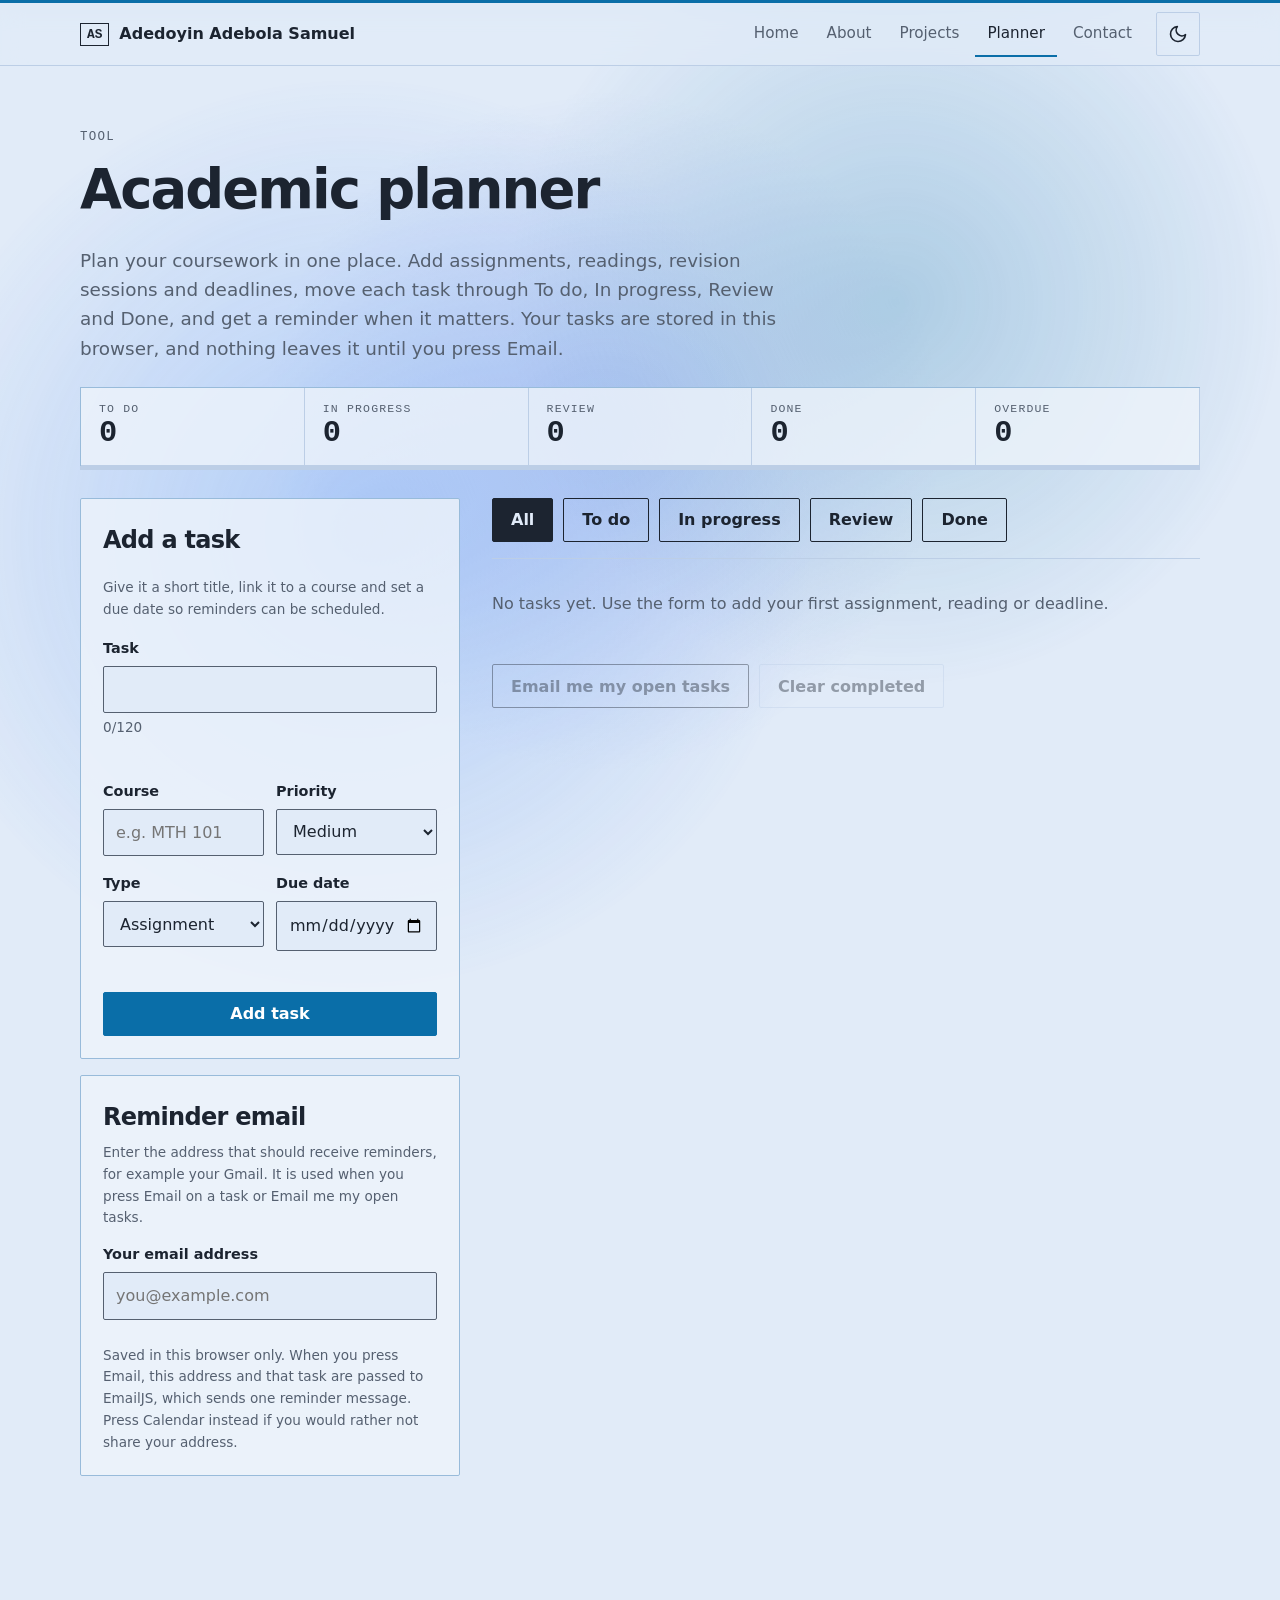
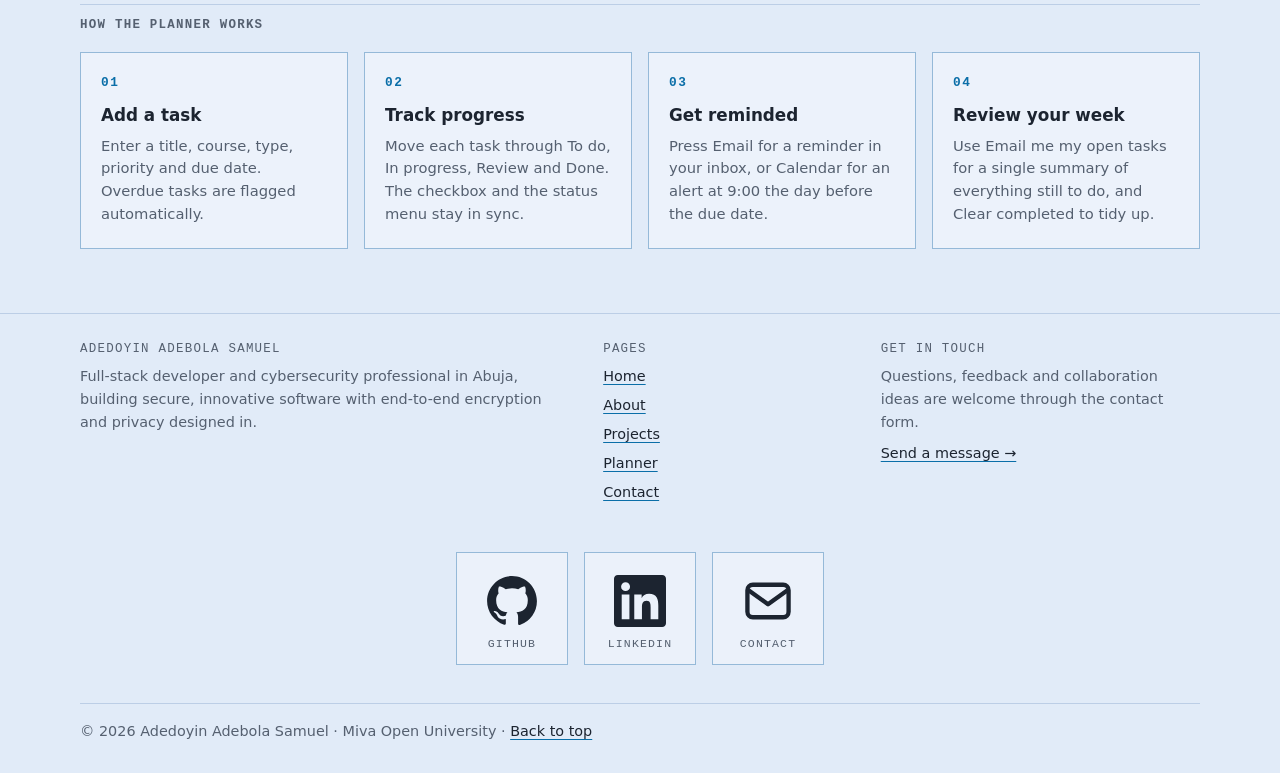
<file: planner.html>
<!DOCTYPE html>
<html lang="en">
<head>
<meta charset="utf-8">
<meta name="viewport" content="width=device-width, initial-scale=1">
<title>Academic Planner | Adedoyin Adebola Samuel</title>
<meta name="description" content="Plan tasks with due dates and priorities. Add, complete, delete and filter. Saved in your browser only.">
<meta property="og:title" content="Academic Planner | Adedoyin Adebola Samuel">
<meta property="og:description" content="Plan tasks with due dates and priorities. Add, complete, delete and filter. Saved in your browser only.">
<meta name="theme-color" content="#0a1222">
<link rel="icon" href="assets/images/favicon.svg" type="image/svg+xml">
<link rel="stylesheet" href="css/styles.css">
<script>document.documentElement.classList.add("js")</script>
<script src="js/main.js" defer></script>
<script src="js/planner.js" defer></script>
</head>
<body id="top">
<a class="skip" href="#main">Skip to content</a>
<header class="hd"><div class="wrap bar">
<a class="brand" href="index.html"><span class="logo" aria-hidden="true">AS</span><span>Adedoyin Adebola Samuel</span></a>
<button id="menu" class="btn ghost menu" type="button" aria-expanded="false" aria-controls="nav">Menu</button>
<nav id="nav" aria-label="Main"><ul><li><a href="index.html">Home</a></li><li><a href="about.html">About</a></li><li><a href="projects.html">Projects</a></li><li><a href="planner.html" aria-current="page">Planner</a></li><li><a href="contact.html">Contact</a></li></ul></nav>
<button id="theme" class="btn ghost" type="button">Light mode</button>
</div></header>
<main id="main">
<section class="s wrap"><p class="kicker">Tool</p><h1>Academic planner</h1>
<p class="lead">Plan your coursework in one place. Add assignments, readings, revision sessions and deadlines, move each task through To do, In progress, Review and Done, and get a reminder when it matters. Your tasks are stored in this browser, and nothing leaves it until you press Email.</p>
<dl class="stats"><div><dt>To do</dt><dd id="s-todo">0</dd></div><div><dt>In progress</dt><dd id="s-doing">0</dd></div><div><dt>Review</dt><dd id="s-review">0</dd></div><div><dt>Done</dt><dd id="s-done">0</dd></div><div><dt>Overdue</dt><dd id="s-over">0</dd></div></dl>
<div class="prog" aria-hidden="true"><span id="t-bar"></span></div>
<div class="plan"><div class="side">
<form id="task-form" class="panel" novalidate>
<h2>Add a task</h2><p class="meta" style="margin:-6px 0 0">Give it a short title, link it to a course and set a due date so reminders can be scheduled.</p>
<div><label for="t-title">Task</label><input id="t-title" autocomplete="off" aria-describedby="t-count t-err"><div class="meta" id="t-count">0/120</div><p id="t-err" class="err"></p></div>
<div class="two"><div><label for="t-course">Course</label><input id="t-course" maxlength="12" placeholder="e.g. MTH 101" autocomplete="off"></div><div><label for="t-pri">Priority</label><select id="t-pri"><option>Low</option><option selected>Medium</option><option>High</option></select></div></div>
<div class="two"><div><label for="t-type">Type</label><select id="t-type"><option>Assignment</option><option>Reading</option><option>Revision</option><option>Deadline</option></select></div>
<div><label for="t-due">Due date</label><input id="t-due" type="date" aria-describedby="d-err"><p id="d-err" class="err"></p></div></div>
<button class="btn pri" type="submit">Add task</button>
</form>
<div class="panel"><h2>Reminder email</h2><p class="meta" style="margin:-2px 0 14px">Enter the address that should receive reminders, for example your Gmail. It is used when you press Email on a task or Email me my open tasks.</p><label for="t-mail">Your email address</label><input id="t-mail" type="email" autocomplete="email" placeholder="you@example.com" aria-describedby="m-err"><p id="m-err" class="err"></p><p id="m-note" class="meta" style="margin:0"></p></div>
</div>
<div>
<div class="row" style="margin:0" role="group" aria-label="Filter tasks"><button class="btn" type="button" data-f="all" aria-pressed="true">All</button><button class="btn" type="button" data-f="todo" aria-pressed="false">To do</button><button class="btn" type="button" data-f="doing" aria-pressed="false">In progress</button><button class="btn" type="button" data-f="review" aria-pressed="false">Review</button><button class="btn" type="button" data-f="done" aria-pressed="false">Done</button></div>
<p id="t-alert" hidden role="status"></p>
<ul id="t-list" class="tasks"></ul>
<div class="row" style="margin:0"><button id="t-digest" class="btn" type="button">Email me my open tasks</button><button id="t-clear" class="btn ghost" type="button">Clear completed</button></div>
<p id="t-note" class="meta" role="status"></p>
</div></div></section>
<section class="s wrap"><h2>How the planner works</h2>
<ol class="steps">
<li><b>Add a task</b><p>Enter a title, course, type, priority and due date. Overdue tasks are flagged automatically.</p></li>
<li><b>Track progress</b><p>Move each task through To do, In progress, Review and Done. The checkbox and the status menu stay in sync.</p></li>
<li><b>Get reminded</b><p>Press Email for a reminder in your inbox, or Calendar for an alert at 9:00 the day before the due date.</p></li>
<li><b>Review your week</b><p>Use Email me my open tasks for a single summary of everything still to do, and Clear completed to tidy up.</p></li>
</ol></section>
</main>
<footer class="ft"><div class="wrap ftg">
<div><p class="kicker">Adedoyin Adebola Samuel</p><p>Full-stack developer and cybersecurity professional in Abuja, building secure, innovative software with end-to-end encryption and privacy designed in.</p></div>
<div><p class="kicker">Pages</p><ul><li><a href="index.html">Home</a></li><li><a href="about.html">About</a></li><li><a href="projects.html">Projects</a></li><li><a href="planner.html">Planner</a></li><li><a href="contact.html">Contact</a></li></ul></div>
<div><p class="kicker">Get in touch</p><p>Questions, feedback and collaboration ideas are welcome through the contact form.</p><a href="contact.html">Send a message →</a></div>
<nav class="social" aria-label="Social links"><a href="https://github.com/DEDOYIN567" target="_blank" rel="noopener noreferrer" aria-label="GitHub" title="GitHub"><svg viewBox="0 0 24 24" aria-hidden="true" focusable="false"><path fill="currentColor" d="M12 .5C5.65.5.5 5.65.5 12c0 5.08 3.29 9.39 7.86 10.91.58.1.79-.25.79-.56v-2c-3.2.7-3.87-1.37-3.87-1.37-.52-1.33-1.28-1.69-1.28-1.69-1.04-.71.08-.7.08-.7 1.15.08 1.76 1.18 1.76 1.18 1.03 1.76 2.69 1.25 3.35.96.1-.74.4-1.25.73-1.54-2.55-.29-5.24-1.28-5.24-5.69 0-1.26.45-2.28 1.18-3.09-.12-.29-.51-1.46.11-3.05 0 0 .96-.31 3.15 1.18a10.9 10.9 0 0 1 5.74 0c2.19-1.49 3.15-1.18 3.15-1.18.62 1.59.23 2.76.11 3.05.74.81 1.18 1.83 1.18 3.09 0 4.42-2.7 5.4-5.27 5.68.41.36.78 1.06.78 2.14v3.17c0 .31.21.67.8.56A11.5 11.5 0 0 0 23.5 12C23.5 5.65 18.35.5 12 .5z"/></svg><span>GitHub</span></a><a href="https://linkedin.com/in/adedoyin-adebola" target="_blank" rel="noopener noreferrer" aria-label="LinkedIn" title="LinkedIn"><svg viewBox="0 0 24 24" aria-hidden="true" focusable="false"><path fill="currentColor" d="M20.45 20.45h-3.56v-5.57c0-1.33-.03-3.04-1.85-3.04-1.86 0-2.14 1.45-2.14 2.94v5.67H9.35V9h3.41v1.56h.05c.48-.9 1.64-1.85 3.37-1.85 3.6 0 4.27 2.37 4.27 5.46v6.28zM5.34 7.43a2.06 2.06 0 1 1 0-4.12 2.06 2.06 0 0 1 0 4.12zM7.12 20.45H3.56V9h3.56v11.45zM22.22 0H1.77C.79 0 0 .77 0 1.73v20.54C0 23.23.79 24 1.77 24h20.45c.98 0 1.78-.77 1.78-1.73V1.73C24 .77 23.2 0 22.22 0z"/></svg><span>LinkedIn</span></a><a href="contact.html" aria-label="Contact" title="Contact"><svg viewBox="0 0 24 24" aria-hidden="true" focusable="false"><rect x="2.5" y="4.5" width="19" height="15" rx="2.5" fill="none" stroke="currentColor" stroke-width="2"/><path d="M3 7l9 6.5L21 7" fill="none" stroke="currentColor" stroke-width="2" stroke-linejoin="round"/></svg><span>Contact</span></a></nav>
<p class="fine">© <span id="yr">2026</span> Adedoyin Adebola Samuel · Miva Open University · <a href="#top">Back to top</a></p>
</div></footer>
<a id="to-top" class="btn" href="#top" aria-label="Back to top" hidden>↑</a>
</body>
</html>
</file>
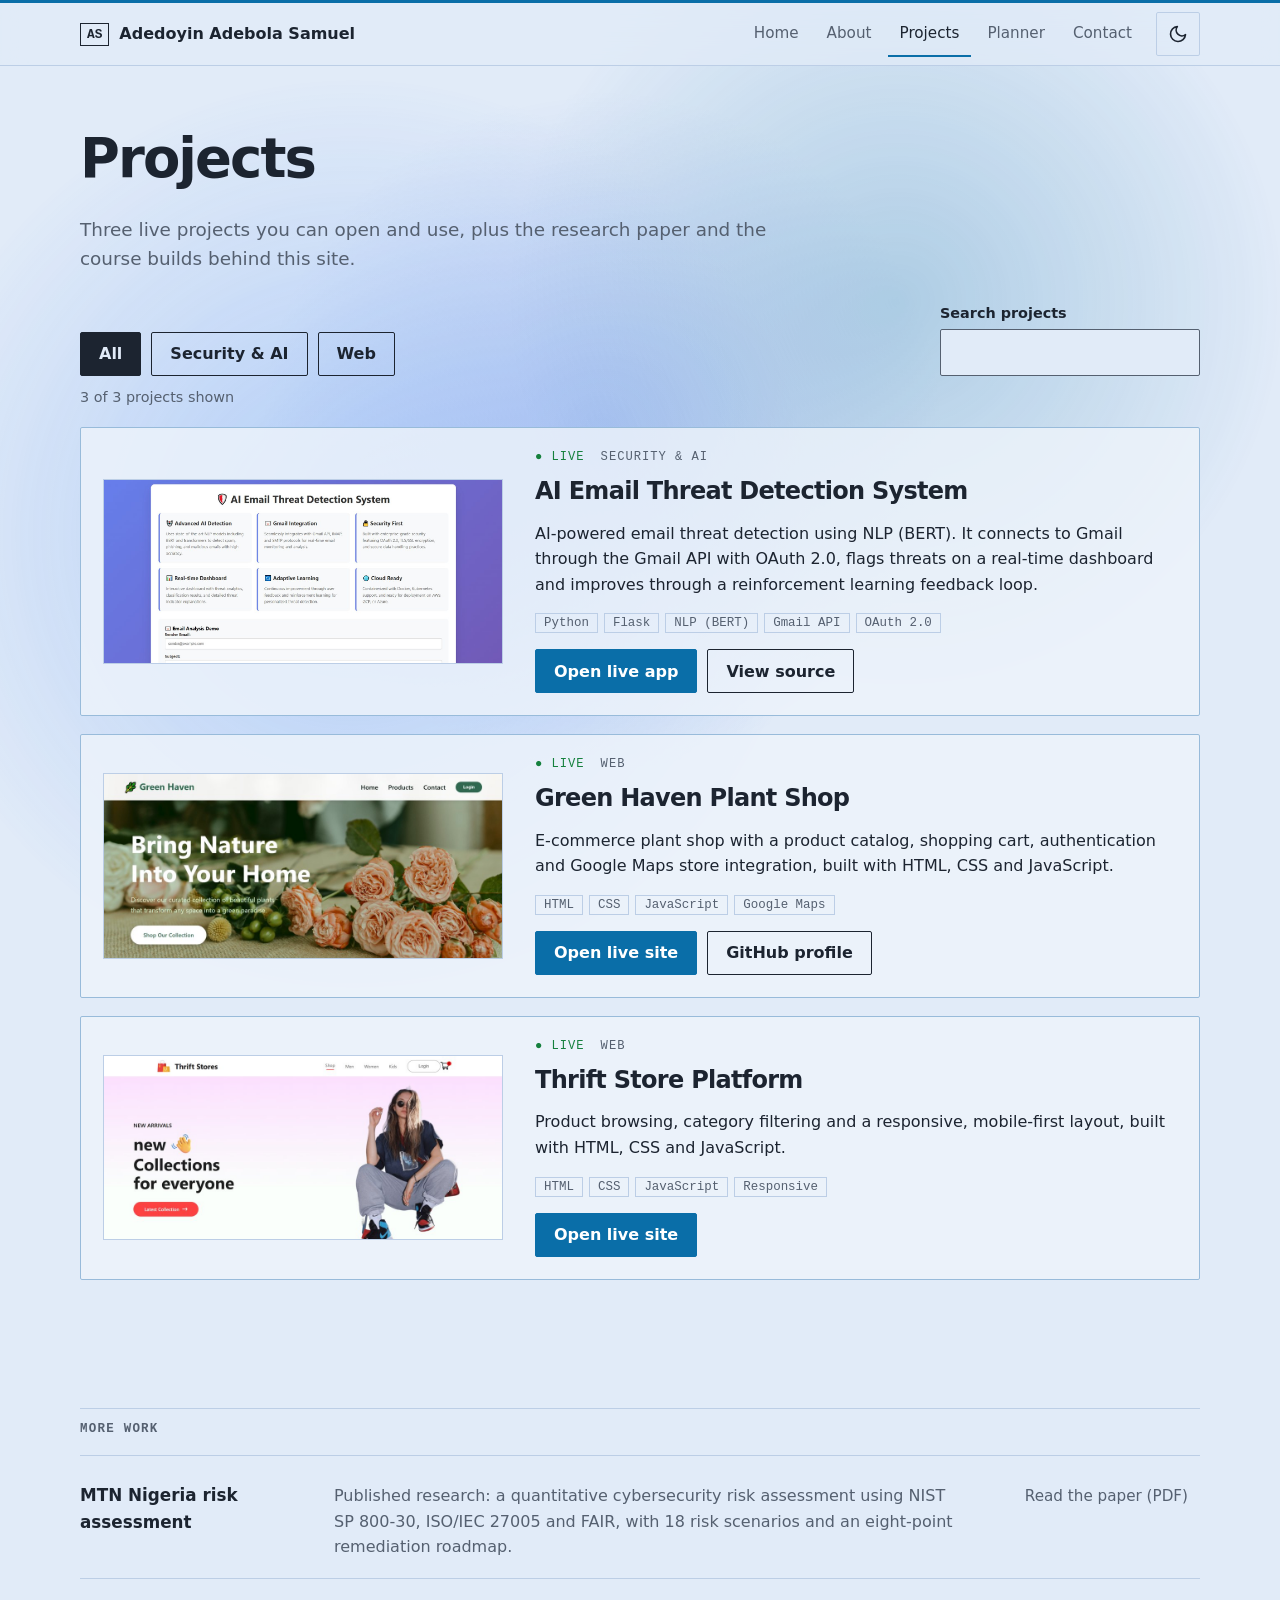
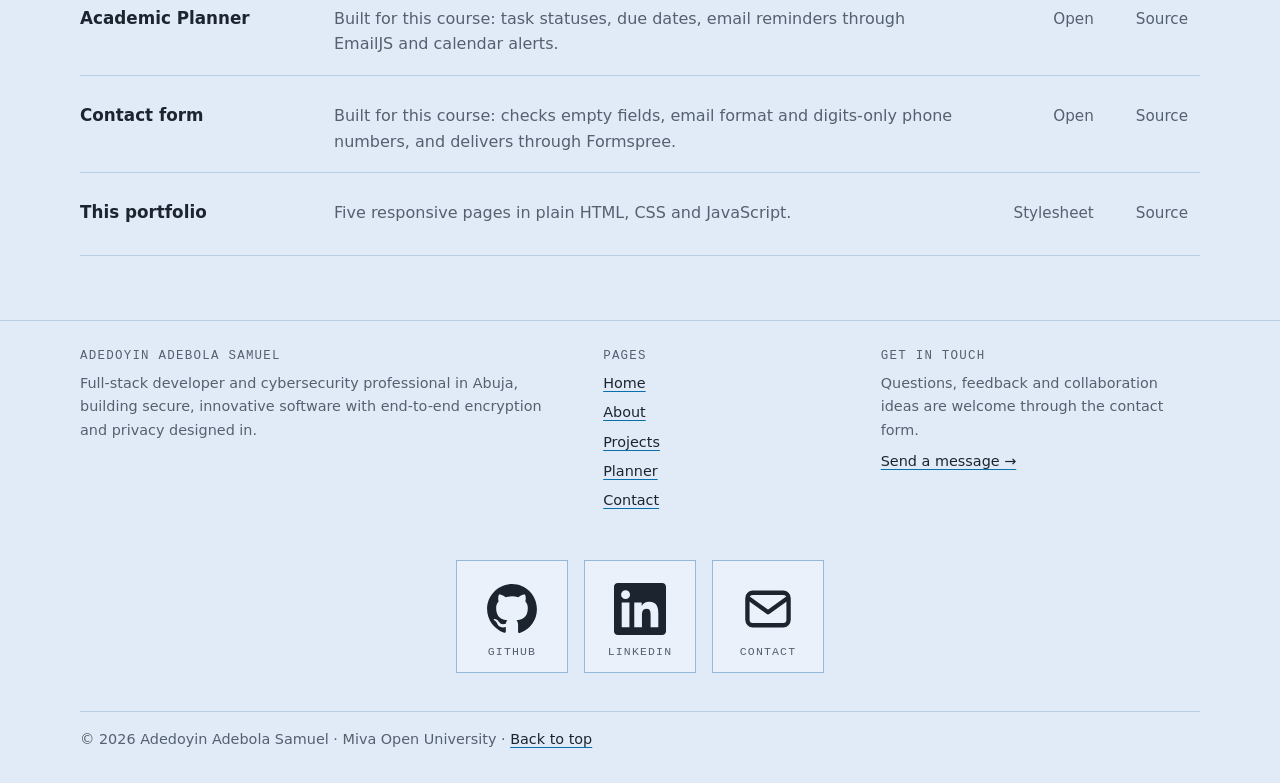
<file: projects.html>
<!DOCTYPE html>
<html lang="en">
<head>
<meta charset="utf-8">
<meta name="viewport" content="width=device-width, initial-scale=1">
<title>Projects | Adedoyin Adebola Samuel</title>
<meta name="description" content="Live projects by Adedoyin Adebola Samuel: an AI email threat detector, an e-commerce plant shop and a thrift store platform, with source links.">
<meta property="og:title" content="Projects | Adedoyin Adebola Samuel">
<meta property="og:description" content="Three projects by Adedoyin Adebola Samuel with descriptions, tools used and links to the live pages and source code.">
<meta name="theme-color" content="#0a1222">
<link rel="icon" href="assets/images/favicon.svg" type="image/svg+xml">
<link rel="stylesheet" href="css/styles.css">
<script>document.documentElement.classList.add("js")</script>
<script src="js/main.js" defer></script>
<script src="js/projects.js" defer></script>
</head>
<body id="top">
<a class="skip" href="#main">Skip to content</a>
<header class="hd"><div class="wrap bar">
<a class="brand" href="index.html"><span class="logo" aria-hidden="true">AS</span><span>Adedoyin Adebola Samuel</span></a>
<button id="menu" class="btn ghost menu" type="button" aria-expanded="false" aria-controls="nav">Menu</button>
<nav id="nav" aria-label="Main"><ul><li><a href="index.html">Home</a></li><li><a href="about.html">About</a></li><li><a href="projects.html" aria-current="page">Projects</a></li><li><a href="planner.html">Planner</a></li><li><a href="contact.html">Contact</a></li></ul></nav>
<button id="theme" class="btn ghost" type="button">Light mode</button>
</div></header>
<main id="main">
<section class="s wrap"><h1>Projects</h1><p class="lead">Three live projects you can open and use, plus the research paper and the course builds behind this site.</p>
<div class="filters" role="group" aria-label="Filter projects"><button class="btn" type="button" data-filter="all" aria-pressed="true">All</button><button class="btn" type="button" data-filter="ai" aria-pressed="false">Security &amp; AI</button><button class="btn" type="button" data-filter="web" aria-pressed="false">Web</button>
<div class="f"><label for="pq">Search projects</label><input id="pq" type="search" autocomplete="off"></div></div>
<p id="pcount" class="pcount" role="status"></p>
<div class="proj">
<article class="card pc" data-cat="ai"><figure class="shot"><img src="assets/images/skills/email-detector.jpg" width="1440" height="668" alt="AI Email Threat Detection System live app showing six feature cards and the email analysis demo form"></figure>
<div><p class="meta2"><span class="live">&#9679; Live</span><span>Security &amp; AI</span></p><h2>AI Email Threat Detection System</h2><p>AI-powered email threat detection using NLP (BERT). It connects to Gmail through the Gmail API with OAuth 2.0, flags threats on a real-time dashboard and improves through a reinforcement learning feedback loop.</p>
<ul class="pills"><li>Python</li><li>Flask</li><li>NLP (BERT)</li><li>Gmail API</li><li>OAuth 2.0</li></ul>
<div class="row" style="margin-top:0"><a class="btn pri" href="https://email-threat-detector.onrender.com/" target="_blank" rel="noopener noreferrer">Open live app</a><a class="btn" href="https://github.com/DEDOYIN567/email-threat-detector" target="_blank" rel="noopener noreferrer">View source</a></div></div></article>
<article class="card pc" data-cat="web"><figure class="shot"><img src="assets/images/skills/green-haven.jpg" width="960" height="445" loading="lazy" alt="Green Haven Plant Shop home page with the headline Bring Nature Into Your Home"></figure>
<div><p class="meta2"><span class="live">&#9679; Live</span><span>Web</span></p><h2>Green Haven Plant Shop</h2><p>E-commerce plant shop with a product catalog, shopping cart, authentication and Google Maps store integration, built with HTML, CSS and JavaScript.</p>
<ul class="pills"><li>HTML</li><li>CSS</li><li>JavaScript</li><li>Google Maps</li></ul>
<div class="row" style="margin-top:0"><a class="btn pri" href="https://greenhavenco.netlify.app/" target="_blank" rel="noopener noreferrer">Open live site</a><a class="btn" href="https://github.com/DEDOYIN567" target="_blank" rel="noopener noreferrer">GitHub profile</a></div></div></article>
<article class="card pc" data-cat="web"><figure class="shot"><img src="assets/images/skills/thrift-store.jpg" width="960" height="445" loading="lazy" alt="Thrift Stores home page with the headline new Collections for everyone"></figure>
<div><p class="meta2"><span class="live">&#9679; Live</span><span>Web</span></p><h2>Thrift Store Platform</h2><p>Product browsing, category filtering and a responsive, mobile-first layout, built with HTML, CSS and JavaScript.</p>
<ul class="pills"><li>HTML</li><li>CSS</li><li>JavaScript</li><li>Responsive</li></ul>
<div class="row" style="margin-top:0"><a class="btn pri" href="https://thriftstor.netlify.app/#/" target="_blank" rel="noopener noreferrer">Open live site</a></div></div></article>
</div>
<p id="pnone" class="pcount" hidden>No projects match. Clear the search or choose All.</p></section>
<section class="s wrap"><h2>More work</h2><ul class="more">
<li><b>MTN Nigeria risk assessment</b><p>Published research: a quantitative cybersecurity risk assessment using NIST SP 800-30, ISO/IEC 27005 and FAIR, with 18 risk scenarios and an eight-point remediation roadmap.</p><nav aria-label="MTN Nigeria risk assessment links"><a href="https://adedoyin-adebola.vercel.app/files/MTN_Nigeria_Cybersecurity_Risk_Assessment.pdf" target="_blank" rel="noopener noreferrer">Read the paper (PDF)</a></nav></li>
<li><b>Academic Planner</b><p>Built for this course: task statuses, due dates, email reminders through EmailJS and calendar alerts.</p><nav aria-label="Academic Planner links"><a href="planner.html">Open</a><a href="js/planner.js">Source</a></nav></li>
<li><b>Contact form</b><p>Built for this course: checks empty fields, email format and digits-only phone numbers, and delivers through Formspree.</p><nav aria-label="Contact form links"><a href="contact.html">Open</a><a href="js/contact.js">Source</a></nav></li>
<li><b>This portfolio</b><p>Five responsive pages in plain HTML, CSS and JavaScript.</p><nav aria-label="Portfolio links"><a href="css/styles.css">Stylesheet</a><a href="js/main.js">Source</a></nav></li>
</ul></section>
</main>
<footer class="ft"><div class="wrap ftg">
<div><p class="kicker">Adedoyin Adebola Samuel</p><p>Full-stack developer and cybersecurity professional in Abuja, building secure, innovative software with end-to-end encryption and privacy designed in.</p></div>
<div><p class="kicker">Pages</p><ul><li><a href="index.html">Home</a></li><li><a href="about.html">About</a></li><li><a href="projects.html">Projects</a></li><li><a href="planner.html">Planner</a></li><li><a href="contact.html">Contact</a></li></ul></div>
<div><p class="kicker">Get in touch</p><p>Questions, feedback and collaboration ideas are welcome through the contact form.</p><a href="contact.html">Send a message →</a></div>
<nav class="social" aria-label="Social links"><a href="https://github.com/DEDOYIN567" target="_blank" rel="noopener noreferrer" aria-label="GitHub" title="GitHub"><svg viewBox="0 0 24 24" aria-hidden="true" focusable="false"><path fill="currentColor" d="M12 .5C5.65.5.5 5.65.5 12c0 5.08 3.29 9.39 7.86 10.91.58.1.79-.25.79-.56v-2c-3.2.7-3.87-1.37-3.87-1.37-.52-1.33-1.28-1.69-1.28-1.69-1.04-.71.08-.7.08-.7 1.15.08 1.76 1.18 1.76 1.18 1.03 1.76 2.69 1.25 3.35.96.1-.74.4-1.25.73-1.54-2.55-.29-5.24-1.28-5.24-5.69 0-1.26.45-2.28 1.18-3.09-.12-.29-.51-1.46.11-3.05 0 0 .96-.31 3.15 1.18a10.9 10.9 0 0 1 5.74 0c2.19-1.49 3.15-1.18 3.15-1.18.62 1.59.23 2.76.11 3.05.74.81 1.18 1.83 1.18 3.09 0 4.42-2.7 5.4-5.27 5.68.41.36.78 1.06.78 2.14v3.17c0 .31.21.67.8.56A11.5 11.5 0 0 0 23.5 12C23.5 5.65 18.35.5 12 .5z"/></svg><span>GitHub</span></a><a href="https://linkedin.com/in/adedoyin-adebola" target="_blank" rel="noopener noreferrer" aria-label="LinkedIn" title="LinkedIn"><svg viewBox="0 0 24 24" aria-hidden="true" focusable="false"><path fill="currentColor" d="M20.45 20.45h-3.56v-5.57c0-1.33-.03-3.04-1.85-3.04-1.86 0-2.14 1.45-2.14 2.94v5.67H9.35V9h3.41v1.56h.05c.48-.9 1.64-1.85 3.37-1.85 3.6 0 4.27 2.37 4.27 5.46v6.28zM5.34 7.43a2.06 2.06 0 1 1 0-4.12 2.06 2.06 0 0 1 0 4.12zM7.12 20.45H3.56V9h3.56v11.45zM22.22 0H1.77C.79 0 0 .77 0 1.73v20.54C0 23.23.79 24 1.77 24h20.45c.98 0 1.78-.77 1.78-1.73V1.73C24 .77 23.2 0 22.22 0z"/></svg><span>LinkedIn</span></a><a href="contact.html" aria-label="Contact" title="Contact"><svg viewBox="0 0 24 24" aria-hidden="true" focusable="false"><rect x="2.5" y="4.5" width="19" height="15" rx="2.5" fill="none" stroke="currentColor" stroke-width="2"/><path d="M3 7l9 6.5L21 7" fill="none" stroke="currentColor" stroke-width="2" stroke-linejoin="round"/></svg><span>Contact</span></a></nav>
<p class="fine">© <span id="yr">2026</span> Adedoyin Adebola Samuel · Miva Open University · <a href="#top">Back to top</a></p>
</div></footer>
<a id="to-top" class="btn" href="#top" aria-label="Back to top" hidden>↑</a>
</body>
</html>
</file>
<file: css/styles.css>
:root{--bg:#09090c;--sf:#101015;--ink:#ece9e3;--mu:#8e97a4;--ln:#252c36;--ac:#ff5a36;--on:#0b0d10;--mono:ui-monospace,"SF Mono",Menlo,Consolas,monospace;color-scheme:dark}
:root[data-theme=light]{--bg:#e1ebf8;--sf:#edf3fb;--ink:#1c2430;--mu:#556070;--ln:#bccee6;--ac:#0a6ea8;--on:#fff;color-scheme:light}   /* calm blue-grey light mode: no pure white */
*,*::before,*::after{box-sizing:border-box}
html{scroll-padding-top:72px}
body{margin:0;background:var(--bg);color:var(--ink);font:1rem/1.6 system-ui,-apple-system,"Segoe UI",Roboto,sans-serif;overflow-x:hidden;-webkit-font-smoothing:antialiased}
body::before{content:"";position:fixed;inset:0;z-index:-1;pointer-events:none;background-image:linear-gradient(color-mix(in srgb,var(--ink) 5%,transparent) 1px,transparent 1px),linear-gradient(90deg,color-mix(in srgb,var(--ink) 5%,transparent) 1px,transparent 1px);background-size:48px 48px}
img{max-width:100%;height:auto;display:block}
a{color:var(--ink);text-decoration-color:var(--ac);text-underline-offset:3px}
h1,h2,h3{line-height:1.05;letter-spacing:-.035em;margin:0 0 .5em}
h1{font-size:clamp(2.6rem,8vw,6rem);font-weight:700}
.s h1{font-size:clamp(2rem,5vw,3.4rem)}
h3{font-size:1.1rem}
h2{font:600 .78rem/1 var(--mono);letter-spacing:.1em;text-transform:uppercase;color:var(--mu);border-top:1px solid var(--ln);padding-top:14px;margin:0 0 20px}
.pc h2,.panel h2{font:inherit;font-weight:700;font-size:1.5rem;letter-spacing:-.03em;text-transform:none;color:var(--ink);border:0;padding:0;margin:0 0 8px}
p{margin:0 0 1em;max-width:62ch}
.mu,.meta{color:var(--mu)}
.meta{font-size:.85rem;margin-top:4px}
.lead{font-size:1.15rem;color:var(--mu)}
.kicker{font:.78rem/1.2 var(--mono);letter-spacing:.1em;text-transform:uppercase;color:var(--mu);margin:0 0 16px}
.wrap{width:min(1120px,100% - 40px);margin-inline:auto}
.s{padding-block:clamp(32px,5vw,64px)}
.skip{position:absolute;left:12px;top:-64px;background:var(--ac);color:var(--on);padding:10px 16px;z-index:50;font-weight:700}
.skip:focus{top:12px}
:focus-visible{outline:2px solid var(--ink);outline-offset:3px}
.hd{position:sticky;top:0;z-index:40;background:var(--bg);border-bottom:1px solid var(--ln)}
.bar{display:flex;align-items:center;gap:12px;padding-block:8px}
.brand{display:flex;align-items:center;gap:10px;text-decoration:none;font-weight:700;margin-right:auto;color:var(--ink)}
.logo{font:700 .8rem var(--mono);border:1px solid var(--ink);padding:3px 6px}
@media(max-width:520px){.brand span:last-child{display:none}}
nav ul{display:flex;gap:4px;list-style:none;margin:0;padding:0}
nav a{display:block;padding:10px 12px;color:var(--mu);text-decoration:none;font-size:.95rem;border-bottom:2px solid transparent}
nav a:hover{color:var(--ink)}
nav a[aria-current=page]{color:var(--ink);border-color:var(--ac)}
.btn.menu{display:none}
.btn{font:inherit;font-weight:600;display:inline-flex;align-items:center;justify-content:center;min-height:44px;padding:0 18px;border:1px solid var(--ink);border-radius:2px;background:transparent;color:var(--ink);cursor:pointer;text-decoration:none;transition:background .12s,color .12s}
.btn:hover{background:var(--ink);color:var(--bg)}
.btn.pri{background:var(--ac);border-color:var(--ac);color:var(--on)}
.btn.pri:hover{background:var(--ink);border-color:var(--ink);color:var(--bg)}
.btn.ghost,.btn.sm{border-color:var(--ln)}
.btn.sm{min-height:34px;padding:0 10px;font-size:.82rem}
.btn:disabled{opacity:.4;cursor:not-allowed;background:transparent;color:var(--ink)}
.btn[aria-pressed=true]{background:var(--ink);color:var(--bg);border-color:var(--ink)}
.row{display:flex;flex-wrap:wrap;gap:10px;margin-top:24px}
.hero{display:grid;grid-template-columns:1fr 280px;gap:48px;align-items:end;padding-block:clamp(40px,8vw,96px) 32px}
.frame{margin:0}.frame img{border:1px solid var(--ln);width:100%}
.facts{display:grid;grid-template-columns:repeat(3,1fr);margin-block:0 24px;border-top:1px solid var(--ln)}
.facts div{padding:16px 16px 16px 0}
.facts dt{font:.72rem var(--mono);letter-spacing:.1em;text-transform:uppercase;color:var(--mu)}
.facts dd{margin:4px 0 0;font-size:1.25rem;font-weight:700;letter-spacing:-.02em}
.idx{border-bottom:1px solid var(--ln)}
.idx a{display:grid;grid-template-columns:56px 180px 1fr auto;gap:16px;align-items:baseline;padding:18px 0;border-top:1px solid var(--ln);text-decoration:none;transition:padding .12s,background .12s}
.idx a:hover{padding-left:12px;background:var(--sf)}
.idx span,.idx i{font:normal .85rem var(--mono);color:var(--mu)}
.idx b{font-size:1.2rem;letter-spacing:-.02em}
.idx em{color:var(--mu);font-style:normal}
.panel,.card{background:var(--sf);border:1px solid var(--ln);border-radius:2px;padding:22px}
.grid{display:grid;gap:16px}
.pc{display:grid;grid-template-columns:260px 1fr;gap:2px 28px;align-items:start}
.pc img{grid-row:1/span 5;border:1px solid var(--ln);width:100%}
.pills{display:flex;flex-wrap:wrap;gap:6px;list-style:none;padding:0;margin:8px 0 16px}
.pills li{border:1px solid var(--ln);padding:2px 8px;font:.78rem var(--mono);color:var(--mu)}
.tl{border-left:1px solid var(--ac);padding-left:20px}
.tw{overflow-x:auto;border:1px solid var(--ln);background:var(--sf)}
table{border-collapse:collapse;width:100%;min-width:560px}
caption{text-align:left;padding:14px 16px;font-weight:600}
th,td{text-align:left;padding:12px 16px;border-top:1px solid var(--ln);vertical-align:top}
th{color:var(--mu);font-weight:600}
details{margin-top:12px}
summary{cursor:pointer;font-weight:600;min-height:44px;display:flex;align-items:center}
audio{width:100%;max-width:520px}
form{display:grid;gap:16px}
label{display:block;font-weight:600;font-size:.9rem;margin-bottom:6px}
input,select,textarea{font:inherit;width:100%;min-height:46px;padding:10px 12px;border:1px solid var(--mu);border-radius:2px;background:var(--bg);color:var(--ink)}
textarea{min-height:140px;resize:vertical}
input:focus,select:focus,textarea:focus{outline:2px solid var(--ink);outline-offset:1px}
[aria-invalid=true]{border-color:var(--ac);border-width:2px}
.err{color:var(--ac);font-weight:600;font-size:.9rem;min-height:1.3em;margin:6px 0 0}
.two{display:grid;grid-template-columns:1fr 1fr;gap:12px}
.split{display:grid;grid-template-columns:1.3fr .7fr;gap:24px;align-items:start}
.stats{display:grid;grid-template-columns:repeat(auto-fit,minmax(130px,1fr));margin:24px 0 0;border-top:1px solid var(--ln);border-left:1px solid var(--ln);background:var(--sf)}
.stats div{padding:14px 18px;border-right:1px solid var(--ln);border-bottom:1px solid var(--ln)}
.stats dt{font:.72rem var(--mono);letter-spacing:.1em;text-transform:uppercase;color:var(--mu)}
.stats dd{margin:2px 0 0;font:700 1.9rem/1.1 var(--mono)}
.prog{height:4px;background:var(--ln);margin-bottom:28px}
.prog span{display:block;height:100%;width:0;background:var(--ac);transition:width .25s}
.plan{display:grid;grid-template-columns:380px 1fr;gap:32px;align-items:start}
.side{display:grid;gap:16px;position:sticky;top:76px}
.tasks{list-style:none;padding:0;margin:16px 0;border-top:1px solid var(--ln)}
.task{display:grid;grid-template-columns:28px 1fr auto;gap:12px;padding:14px 0;border-bottom:1px solid var(--ln);align-items:start}
.task input{width:22px;height:22px;min-height:0;margin-top:2px;accent-color:var(--ac)}
.tt{overflow-wrap:anywhere;font-weight:600}
.done .tt{text-decoration:line-through;color:var(--mu)}
.tags{display:flex;flex-wrap:wrap;gap:6px;margin-top:6px}
.bd{font:.75rem var(--mono);border:1px solid var(--ln);padding:1px 7px;color:var(--mu)}
.bd.hi{border-color:var(--ac);color:var(--ac)}
.act{display:flex;gap:6px;flex-wrap:wrap;justify-content:flex-end}
.empty{padding:32px 0;color:var(--mu)}
#t-alert{border-left:3px solid var(--ac);padding:8px 14px;margin:16px 0 0;background:var(--sf)}
.ft{border-top:1px solid var(--ln);padding-block:28px;color:var(--mu);font-size:.9rem}
.ftg{display:grid;grid-template-columns:2fr 1fr 1.3fr;gap:32px}
.ft p{margin:0 0 8px}.ft ul{list-style:none;padding:0;margin:0}.ft li{margin-bottom:6px}.ft .fine{max-width:none;grid-column:1/-1;border-top:1px solid var(--ln);padding-top:16px;margin:0}
@media(max-width:900px){.hero,.split,.plan{grid-template-columns:1fr}.hero{align-items:start}.frame{max-width:220px}.side{position:static}.btn.menu{display:inline-flex}
.js #nav{display:none;position:absolute;left:0;right:0;top:100%;background:var(--bg);border-bottom:1px solid var(--ln);padding:8px 20px}.js #nav.open{display:block}#nav ul{flex-direction:column}

.pc{grid-template-columns:1fr}.pc img{grid-row:auto;margin-bottom:12px}.idx a{grid-template-columns:40px 1fr}.idx em,.idx i{grid-column:2}.facts{grid-template-columns:1fr}}
@media(prefers-reduced-motion:reduce){*{transition:none!important}}
[hidden]{display:none!important}
.cta{display:flex;justify-content:space-between;align-items:center;gap:24px;flex-wrap:wrap;border:1px solid var(--ln);background:var(--sf);padding:32px}
.big{font-size:clamp(1.4rem,3vw,2rem);font-weight:700;letter-spacing:-.03em;line-height:1.1;margin:0;max-width:28ch}
.sel{width:auto;min-height:34px;padding:0 8px;font-size:.82rem}
#to-top{position:fixed;right:16px;bottom:16px;z-index:30;padding:0;min-width:44px;background:var(--bg)}
@media(max-width:900px){.ftg{grid-template-columns:1fr}}
.two>div{min-width:0}

/* Theme button: small icon-only button, like the moon button on Miva */
#theme{
  width:44px;height:44px;min-height:0;padding:0;
  font-size:0;line-height:0;            /* hides the text visually; screen readers still read it */
  display:inline-grid;place-items:center;align-content:center;
  border:1px solid var(--ln);border-radius:2px;
  background:transparent;color:var(--ink);
}
#theme::before{
  content:"";width:20px;height:20px;background:currentColor;
  -webkit-mask:url("data:image/svg+xml,%3Csvg xmlns='http://www.w3.org/2000/svg' viewBox='0 0 24 24' fill='none' stroke='black' stroke-width='2' stroke-linecap='round' stroke-linejoin='round'%3E%3Cpath d='M21 12.8A9 9 0 1 1 11.2 3a7 7 0 0 0 9.8 9.8z'/%3E%3C/svg%3E") center/contain no-repeat;
  mask:url("data:image/svg+xml,%3Csvg xmlns='http://www.w3.org/2000/svg' viewBox='0 0 24 24' fill='none' stroke='black' stroke-width='2' stroke-linecap='round' stroke-linejoin='round'%3E%3Cpath d='M21 12.8A9 9 0 1 1 11.2 3a7 7 0 0 0 9.8 9.8z'/%3E%3C/svg%3E") center/contain no-repeat;
}
#theme:hover{background:var(--sf);border-color:var(--mu);color:var(--ink)}

/* ===== Background: deep-blue storm. Blue light drifts around and two lightning bolts flash in turn.
   Light mode keeps the drifting blue light only. Set --fx to 0 to switch all effects off. ===== */
:root{
  --bg:#030a1c;--sf:#08162e;--ink:#dce7f7;--mu:#8ea6c6;--ln:#15294a;
  --ac:#38bdf8;--cy:#38bdf8;--blue:#2563eb;--bolt:#9bdcff;
  --fx:1;--vig:rgba(1,5,16,.6);
  --bolt-img:url("data:image/svg+xml,%3Csvg xmlns='http://www.w3.org/2000/svg' viewBox='0 0 120 400' fill='none' stroke-linecap='round' stroke-linejoin='round'%3E%3Cpath d='M66 0 52 78 74 92 46 172 70 186 38 276 58 288 30 400' stroke='%23d8f2ff' stroke-width='3.5'/%3E%3Cpath d='M46 172 18 214 30 222 8 268' stroke='%2395d8ff' stroke-width='2.2'/%3E%3Cpath d='M70 186 98 238 88 246 108 300' stroke='%2395d8ff' stroke-width='2.2'/%3E%3C/svg%3E");
}
:root{--pk:1}
/* light mode: the same storm, softer. Deeper blue bolts at a lower peak (--pk) and a gentle blue glow */
:root[data-theme=light]{--fx:.7;--vig:transparent;--pk:.45;--cy:#0a6ea8;--blue:#3b82f6;--bolt:#2f8fe0;--bolt-img:url("data:image/svg+xml,%3Csvg xmlns='http://www.w3.org/2000/svg' viewBox='0 0 120 400' fill='none' stroke-linecap='round' stroke-linejoin='round'%3E%3Cpath d='M66 0 52 78 74 92 46 172 70 186 38 276 58 288 30 400' stroke='%231d6fb8' stroke-width='3.5'/%3E%3Cpath d='M46 172 18 214 30 222 8 268' stroke='%234aa3e8' stroke-width='2.2'/%3E%3Cpath d='M70 186 98 238 88 246 108 300' stroke='%234aa3e8' stroke-width='2.2'/%3E%3C/svg%3E")}
body{border-top:3px solid var(--ac)}

/* drifting blue light */
body::after{
  content:"";position:fixed;inset:-14%;z-index:-1;pointer-events:none;opacity:var(--fx);
  background:
    radial-gradient(closest-side,color-mix(in srgb,var(--cy) 34%,transparent),transparent) 80% 10%/min(72vw,780px) min(72vw,780px) no-repeat,
    radial-gradient(closest-side,color-mix(in srgb,var(--blue) 42%,transparent),transparent) 10% 86%/min(86vw,920px) min(86vw,920px) no-repeat,
    radial-gradient(closest-side,color-mix(in srgb,#1d4ed8 30%,transparent),transparent) 46% 46%/min(64vw,680px) min(64vw,680px) no-repeat;
  animation:drift 18s ease-in-out infinite alternate;
}
@keyframes drift{from{transform:translate3d(0,0,0) scale(1)}to{transform:translate3d(-6%,4%,0) scale(1.1)}}

/* edge darkening for depth */
html::after{content:"";position:fixed;inset:0;z-index:-1;pointer-events:none;opacity:var(--fx);background:radial-gradient(ellipse at 50% 40%,transparent 55%,var(--vig) 100%)}

/* lightning: two bolts that flicker in different places at different times (dark mode) */
body::before,html::before{
  content:"";position:fixed;top:0;z-index:-1;pointer-events:none;width:min(34vw,360px);height:78vh;opacity:0;
  background:var(--bolt-img) center top/contain no-repeat,radial-gradient(closest-side,color-mix(in srgb,var(--bolt) 26%,transparent),transparent);
  filter:drop-shadow(0 0 10px var(--bolt)) drop-shadow(0 0 26px var(--cy));will-change:opacity,transform;
}
body::before{left:8%;animation:zap-a 13s linear infinite}
html::before{right:6%;animation:zap-b 19s linear infinite 4s}
@keyframes zap-a{
  0%,100%{opacity:0;transform:translate3d(0,0,0)}
  4%{opacity:calc(var(--pk)*1)}5%{opacity:calc(var(--pk)*.15)}6.2%{opacity:calc(var(--pk)*.95)}7.5%{opacity:0}
  52%{opacity:0;transform:translate3d(0,0,0)}
  52.01%{transform:translate3d(52vw,-4vh,0) scale(.82)}
  55%{opacity:calc(var(--pk)*.9)}56%{opacity:calc(var(--pk)*.1)}57.2%{opacity:calc(var(--pk)*.8)}58.5%{opacity:0}
  99.99%{transform:translate3d(52vw,-4vh,0) scale(.82)}
}
@keyframes zap-b{
  0%,100%{opacity:0;transform:translate3d(0,0,0) scale(-1,1)}
  21%{opacity:calc(var(--pk)*1)}22%{opacity:calc(var(--pk)*.2)}23.2%{opacity:calc(var(--pk)*.9)}24.5%{opacity:0}
  70%{opacity:0;transform:translate3d(0,0,0) scale(-1,1)}
  70.01%{transform:translate3d(-48vw,3vh,0) scale(-.9,.9)}
  72%{opacity:calc(var(--pk)*.85)}73%{opacity:calc(var(--pk)*.1)}74.2%{opacity:calc(var(--pk)*.8)}75.5%{opacity:0}
  99.99%{transform:translate3d(-48vw,3vh,0) scale(-.9,.9)}
}
@media(prefers-reduced-motion:reduce){body::after{animation:none}body::before,html::before{display:none}}

/* ===== Techy UI layer ===== */
::selection{background:var(--ac);color:var(--on)}
html{scrollbar-color:var(--ln) var(--bg)}

/* glass header */
.hd{background:color-mix(in srgb,var(--bg) 78%,transparent);-webkit-backdrop-filter:blur(12px);backdrop-filter:blur(12px)}
nav a:hover{color:var(--ac)}


/* glass cards with a faint accent edge */
.card,.panel,.cta,.tw,.stats,.facts{border-color:color-mix(in srgb,var(--ac) 20%,var(--ln))}
.card,.panel,.cta,.stats{background:color-mix(in srgb,var(--sf) 82%,transparent);}
.card,.panel{transition:border-color .2s,box-shadow .2s}
.card:hover,.panel:hover{border-color:var(--ac)}

.btn.pri:hover{background:color-mix(in srgb,var(--ac) 80%,#fff);border-color:var(--ac);color:var(--on)}

/* site index arrows */
.idx i{display:inline-block;transition:transform .15s,color .15s}
.idx a:hover i{transform:translateX(5px);color:var(--ac)}

/* light mode: darker hover so white text stays readable */
:root[data-theme=light] .btn.pri:hover{background:color-mix(in srgb,var(--ac) 82%,#000)}

/* form fields */
:focus-visible{outline-color:var(--ac)}
input:focus,select:focus,textarea:focus{outline:2px solid var(--ac);outline-offset:1px;border-color:var(--ac);box-shadow:0 0 0 4px color-mix(in srgb,var(--ac) 18%,transparent)}

.sk{width:200px}.sk img{width:180px;border:1px solid var(--ln)}

/* social icons in footer */
.social{grid-column:1/-1;display:flex;flex-wrap:wrap;gap:16px;justify-content:center;padding:10px 0 6px}
.social a{display:grid;justify-items:center;gap:10px;width:112px;padding:22px 8px 14px;border:1px solid color-mix(in srgb,var(--ac) 22%,var(--ln));background:color-mix(in srgb,var(--sf) 85%,transparent);color:var(--ink);text-decoration:none;transition:transform .2s,border-color .2s,color .2s,box-shadow .2s}
.social svg{width:52px;height:52px}
.social span{font:.72rem var(--mono);letter-spacing:.1em;text-transform:uppercase;color:var(--mu)}
.social a:hover,.social a:focus-visible{transform:translateY(-4px);border-color:var(--ac);color:var(--ac)}
.social a:hover span{color:var(--ac)}

/* tech stack: section intro */
.sec-sub{color:var(--mu);margin:-6px 0 24px;max-width:62ch}

/* projects page */
.filters{display:flex;flex-wrap:wrap;gap:10px;align-items:flex-end;margin:28px 0 10px}
.filters .f{margin-left:auto;width:min(100%,260px)}
.filters .f label{margin-bottom:4px}
.pcount{color:var(--mu);font-size:.9rem;margin:0 0 18px}
.proj{display:grid;gap:18px}
.pc{grid-template-columns:1fr;gap:22px;align-items:center}
.shot{margin:0}
.shot img{width:100%;aspect-ratio:960/445;object-fit:cover;object-position:top;border:1px solid var(--ln)}
.shot img.ill{aspect-ratio:16/9;object-position:center}
.shot figcaption{font:.74rem var(--mono);color:var(--mu);margin-top:6px}
.meta2{display:flex;flex-wrap:wrap;gap:6px 16px;font:.76rem var(--mono);letter-spacing:.08em;text-transform:uppercase;color:var(--mu);margin:0 0 8px}
.live{color:#22c55e}
:root[data-theme=light] .live{color:#15803d}
.pc h2{margin-bottom:10px}
.more{list-style:none;margin:0;padding:0;border-bottom:1px solid var(--ln)}
.more li{display:grid;grid-template-columns:230px 1fr auto;gap:8px 24px;padding:18px 0;border-top:1px solid var(--ln);align-items:baseline}
.more b{font-size:1.05rem}
.more p{margin:0;color:var(--mu)}
.more nav{display:flex;flex-wrap:wrap;gap:6px 18px}
@media(min-width:901px){.pc{grid-template-columns:minmax(260px,400px) 1fr;gap:32px}}
@media(max-width:900px){.more li{grid-template-columns:1fr}}

/* print / save as PDF */
@media print{
  body::before,body::after,html::before,html::after,.hd,.social,.ft,.noprint{display:none!important}
  html,body{background:#fff!important}
  *{color:#000!important;box-shadow:none!important;text-shadow:none!important;backdrop-filter:none!important}
  .card,.panel,.tw,.cta,.tc{background:#fff!important;border-color:#999!important}
  main{animation:none}
}

/* ===== Tech stack: profile strip ===== */
.strip{display:grid;grid-template-columns:repeat(3,1fr);margin:0;border:1px solid color-mix(in srgb,var(--ac) 22%,var(--ln));background:color-mix(in srgb,var(--sf) 88%,transparent)}
.strip>div{padding:22px 24px;border-right:1px solid var(--ln)}
.strip>div:last-child{border-right:0}
.strip dt{margin:0 0 8px;font:.72rem var(--mono);letter-spacing:.14em;text-transform:uppercase;color:var(--ac)}
.strip dd{margin:0;font-size:1.08rem;line-height:1.5;font-weight:600;letter-spacing:-.01em}
@media(max-width:900px){.strip{grid-template-columns:1fr}.strip>div{border-right:0;border-bottom:1px solid var(--ln)}.strip>div:last-child{border-bottom:0}}

/* ===== Tech stack: course-style cards (rectangular placards) ===== */
.stack{display:grid;grid-template-columns:repeat(6,1fr);gap:16px;margin-top:16px}
.tc{grid-column:span 2;display:flex;flex-direction:column;min-width:0;border:1px solid color-mix(in srgb,var(--ac) 22%,var(--ln));background:color-mix(in srgb,var(--sf) 88%,transparent);transition:transform .2s,border-color .2s,box-shadow .2s}
.tc:hover{transform:translateY(-3px);border-color:var(--ac)}
.tb{position:relative;flex:none;height:118px;overflow:hidden;color:#fff;background:
  linear-gradient(to top,rgba(2,8,23,.5),transparent 62%),
  var(--g)}
.c1{--g:linear-gradient(135deg,#0ea5e9,#2563eb)}
.c2{--g:linear-gradient(135deg,#6366f1,#1e3a8a)}
.c3{--g:linear-gradient(135deg,#0891b2,#0f766e)}
.c4{--g:linear-gradient(135deg,#7c3aed,#1d4ed8)}
.c5{--g:linear-gradient(135deg,#14b8a6,#0369a1)}
.gl{position:absolute;right:10px;top:50%;width:92px;height:92px;transform:translateY(-46%) rotate(-6deg);fill:none;stroke:rgba(255,255,255,.55);stroke-width:1.2;stroke-linecap:round;stroke-linejoin:round;transition:transform .3s}
.tc:hover .gl{transform:translateY(-46%) rotate(0) scale(1.08)}
.rb{position:absolute;left:14px;top:0;width:38px;padding:7px 0 14px;text-align:center;font:700 .82rem var(--mono);background:var(--ac);color:var(--on);clip-path:polygon(0 0,100% 0,100% 100%,50% 82%,0 100%)}
.ct{position:absolute;right:12px;top:10px;font:.68rem var(--mono);letter-spacing:.08em;text-transform:uppercase;color:rgba(255,255,255,.85)}
.tg{position:absolute;left:14px;bottom:10px;padding:2px 8px;background:rgba(255,255,255,.93);color:#0f172a;font:700 .66rem var(--mono);letter-spacing:.08em;text-transform:uppercase}
.tbd{display:flex;flex-direction:column;flex:1;padding:16px 18px 18px}
.tbd h3{font:700 1.2rem/1.2 system-ui,-apple-system,"Segoe UI",Roboto,sans-serif;letter-spacing:-.02em;text-transform:none;color:var(--ink);margin:0 0 6px;display:block}
.tbd>p{margin:0 0 14px;color:var(--mu);font-size:.92rem;line-height:1.5}
.tbd ul{list-style:none;margin:0 0 16px;padding:0;display:flex;flex-wrap:wrap;gap:6px}
.tbd li{border:1px solid var(--ln);padding:3px 10px;font:.8rem var(--mono);color:var(--ink);transition:border-color .15s,color .15s,background .15s}
.tbd li:hover{border-color:var(--ac);color:var(--ac);background:color-mix(in srgb,var(--ac) 8%,transparent)}
.tbd .fx{margin:auto 0 0;padding:9px 12px;border-left:3px solid var(--ac);background:color-mix(in srgb,var(--ink) 5%,transparent);color:var(--ink);font-size:.82rem;line-height:1.45}
.fx b{display:block;font:700 .66rem var(--mono);letter-spacing:.1em;text-transform:uppercase;color:var(--mu);margin-bottom:2px}
/* the two wide cards read as horizontal rectangles */
@media(min-width:901px){
  .tc:nth-child(n+4){grid-column:span 3;flex-direction:row}
  .tc:nth-child(n+4) .tb{height:auto;width:36%;min-height:190px}
  .tc:nth-child(n+4) .gl{right:auto;left:50%;top:50%;width:104px;height:104px;transform:translate(-50%,-50%) rotate(-6deg)}
  .tc:nth-child(n+4):hover .gl{transform:translate(-50%,-50%) rotate(0) scale(1.08)}
}
@media(max-width:900px){
  .stack{grid-template-columns:repeat(2,1fr)}
  .tc,.tc:nth-child(n+4){grid-column:auto}
  .tc:last-child{grid-column:1/-1}
}
@media(max-width:560px){.stack{grid-template-columns:1fr}.tc:last-child{grid-column:auto}}
@media(prefers-reduced-motion:reduce){.tc:hover{transform:none}}

/* ===== About: at-a-glance cards ===== */
.quote{margin:0 0 36px;padding:4px 0 4px 24px;border-left:3px solid var(--ac)}
.quote p{margin:0;max-width:30ch;color:var(--ac);font:italic 600 clamp(1.5rem,3.4vw,2.4rem)/1.25 Georgia,"Times New Roman",serif}
.trio{display:grid;grid-template-columns:repeat(3,1fr);gap:20px}
.pl{min-width:0;border:1px solid color-mix(in srgb,var(--ac) 22%,var(--ln));background:color-mix(in srgb,var(--sf) 85%,transparent);padding:34px 30px 38px;transition:border-color .2s,box-shadow .2s}
.pl:hover{border-color:var(--ac)}
.pl .eb{margin:0 0 34px;font:.78rem var(--mono);letter-spacing:.22em;text-transform:uppercase;color:var(--mu)}
.pl h3{margin:0 0 12px;font:600 clamp(1.5rem,2.4vw,1.95rem)/1.15 Georgia,"Times New Roman",serif;letter-spacing:-.01em;text-transform:none;color:var(--ink);display:block}
.pl .sub{margin:0 0 18px;color:var(--mu);font-size:1.02rem;line-height:1.7}
.pl .mono{margin:0;font:.78rem/1.8 var(--mono);letter-spacing:.05em;color:var(--mu)}
.pl .pills{margin:0}
@media(max-width:900px){.trio{grid-template-columns:1fr}.pl{padding:26px 22px 28px}.pl .eb{margin-bottom:22px}}
@media print{.pl{background:#fff!important;border-color:#999!important}}
.pl .pills{gap:8px}.pl .pills li{padding:6px 12px;font-size:.84rem}

/* ===== About: larger interest chips ===== */
.pills.big{gap:10px;margin-top:4px}
.pills.big li{padding:8px 16px;font-size:.9rem;color:var(--ink)}

/* ===== Planner: how it works ===== */
.steps{list-style:none;margin:0;padding:0;display:grid;grid-template-columns:repeat(4,1fr);gap:16px;counter-reset:st}
.steps li{counter-increment:st;border:1px solid color-mix(in srgb,var(--ac) 22%,var(--ln));background:color-mix(in srgb,var(--sf) 88%,transparent);padding:22px 20px}
.steps li::before{content:"0" counter(st);display:block;margin-bottom:12px;font:700 .8rem var(--mono);letter-spacing:.12em;color:var(--ac)}
.steps b{display:block;margin-bottom:6px;font-size:1.05rem}
.steps p{margin:0;color:var(--mu);font-size:.92rem;line-height:1.55}
@media(max-width:900px){.steps{grid-template-columns:repeat(2,1fr)}}
@media(max-width:520px){.steps{grid-template-columns:1fr}}

/* ===== Home: site index ===== */
.sxg{display:grid;grid-template-columns:repeat(4,1fr);gap:16px}
.sx{position:relative;display:flex;flex-direction:column;min-width:0;padding:26px 22px 22px;overflow:hidden;text-decoration:none;color:var(--ink);border:1px solid color-mix(in srgb,var(--ac) 22%,var(--ln));background:linear-gradient(160deg,color-mix(in srgb,var(--sf) 92%,transparent),color-mix(in srgb,var(--sf) 70%,transparent));-webkit-backdrop-filter:blur(6px);backdrop-filter:blur(6px);transition:transform .25s,border-color .25s,box-shadow .25s}
.sx::before{content:"";position:absolute;left:0;top:0;height:3px;width:34%;background:var(--ac);transition:width .35s}
.sx::after{content:"";position:absolute;right:-60px;top:-60px;width:180px;height:180px;border-radius:50%;background:radial-gradient(closest-side,color-mix(in srgb,var(--ac) 22%,transparent),transparent);opacity:0;transition:opacity .3s;pointer-events:none}
.sx:hover,.sx:focus-visible{transform:translateY(-6px);border-color:var(--ac);box-shadow:0 18px 40px -20px color-mix(in srgb,var(--ac) 60%,transparent)}
.sx:hover::before,.sx:focus-visible::before{width:100%}
.sx:hover::after,.sx:focus-visible::after{opacity:1}
.sx-top{display:flex;align-items:center;justify-content:space-between;margin-bottom:34px}
.sx-ic{display:grid;place-items:center;width:46px;height:46px;border:1px solid var(--ln);color:var(--ac);background:color-mix(in srgb,var(--ac) 8%,transparent)}
.sx-ic svg{width:24px;height:24px;fill:none;stroke:currentColor;stroke-width:1.8;stroke-linecap:round;stroke-linejoin:round}
.sx-n{font:700 2.1rem/1 var(--mono);color:transparent;-webkit-text-stroke:1px color-mix(in srgb,var(--mu) 70%,transparent);letter-spacing:-.04em;transition:-webkit-text-stroke-color .25s}
.sx:hover .sx-n{-webkit-text-stroke-color:var(--ac)}
.sx b{font-size:1.4rem;letter-spacing:-.03em;margin-bottom:6px}
.sx em{font-style:normal;color:var(--mu);font-size:.95rem;line-height:1.5;margin-bottom:26px}
.sx-go{margin-top:auto;display:flex;align-items:center;gap:8px;font:700 .78rem var(--mono);letter-spacing:.12em;text-transform:uppercase;color:var(--mu);transition:color .2s}
.sx-go i{font-style:normal;display:inline-block;transition:transform .25s}
.sx:hover .sx-go,.sx:focus-visible .sx-go{color:var(--ac)}
.sx:hover .sx-go i{transform:translateX(6px)}
@media(max-width:1000px){.sxg{grid-template-columns:repeat(2,1fr)}}
@media(max-width:520px){.sxg{grid-template-columns:1fr}.sx-top{margin-bottom:22px}}
@media(prefers-reduced-motion:reduce){.sx,.sx::before,.sx-go i{transition:none}.sx:hover{transform:none}}
</file>
